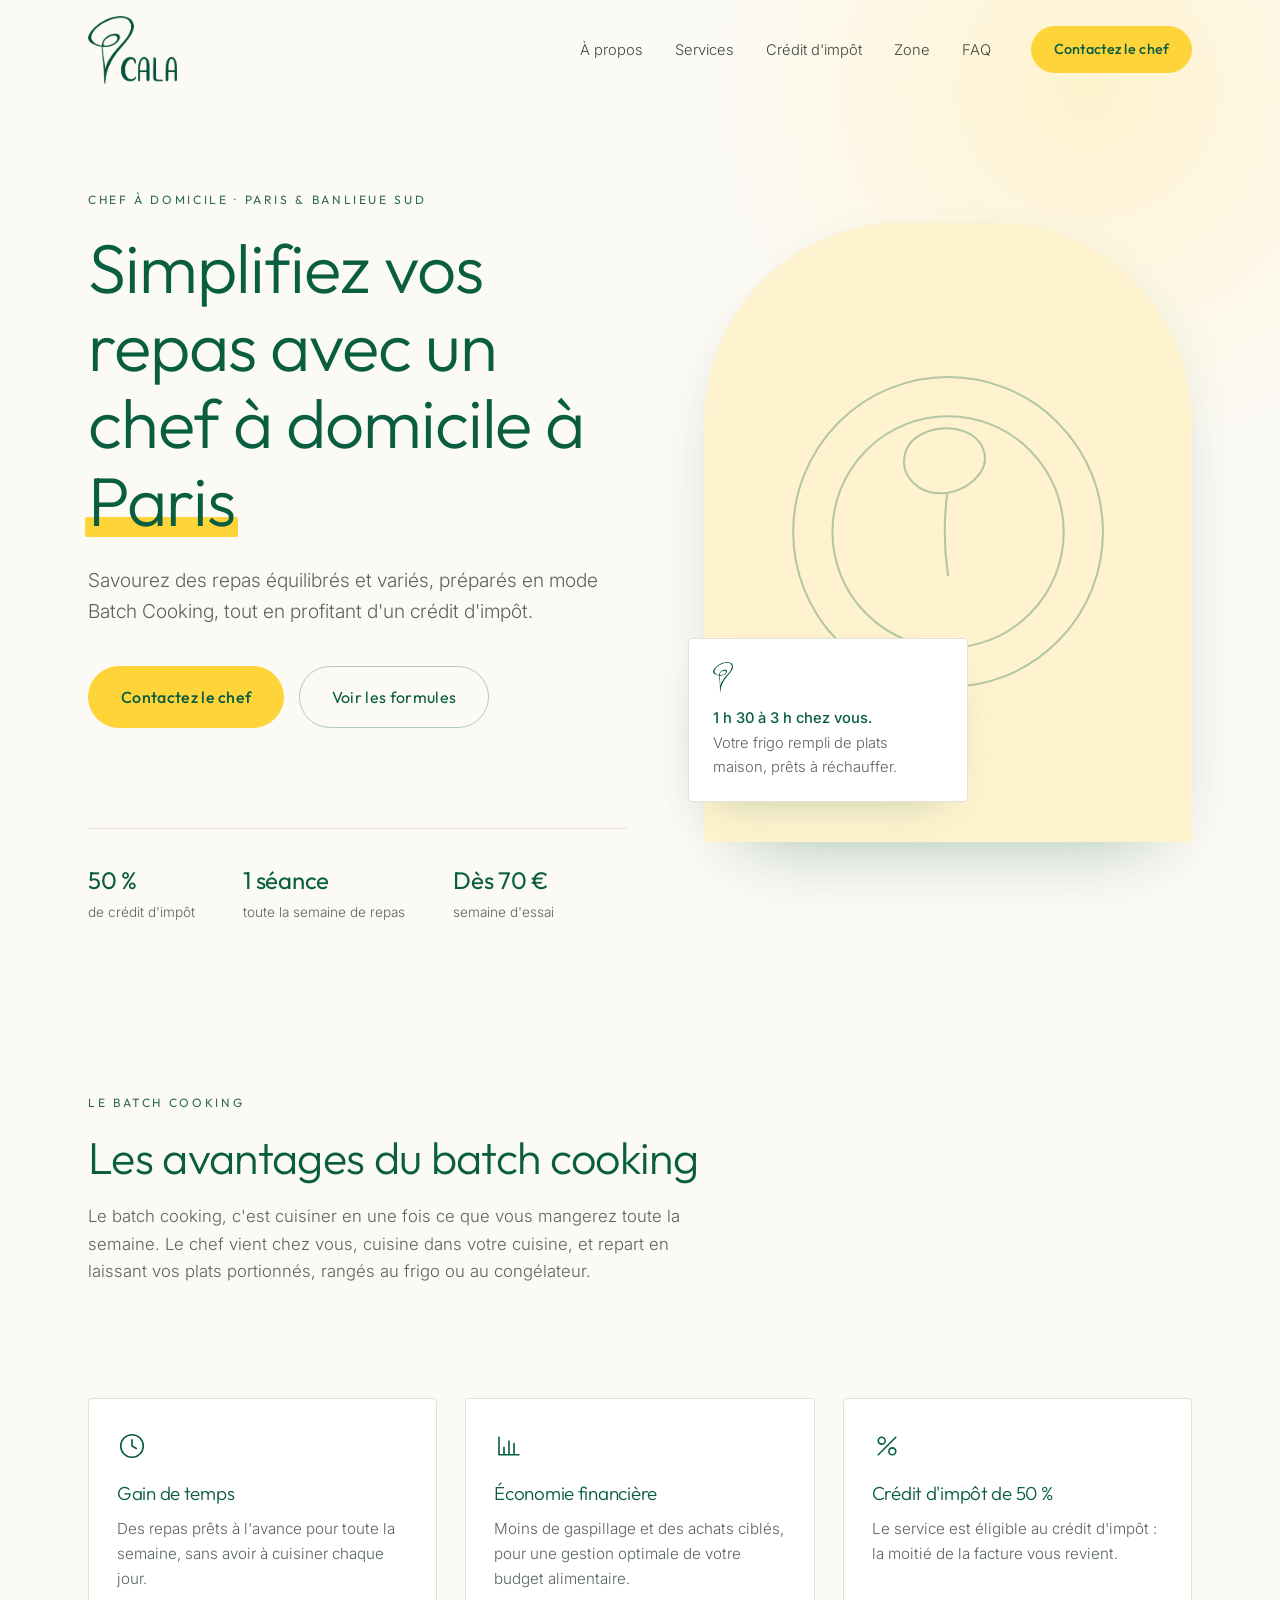
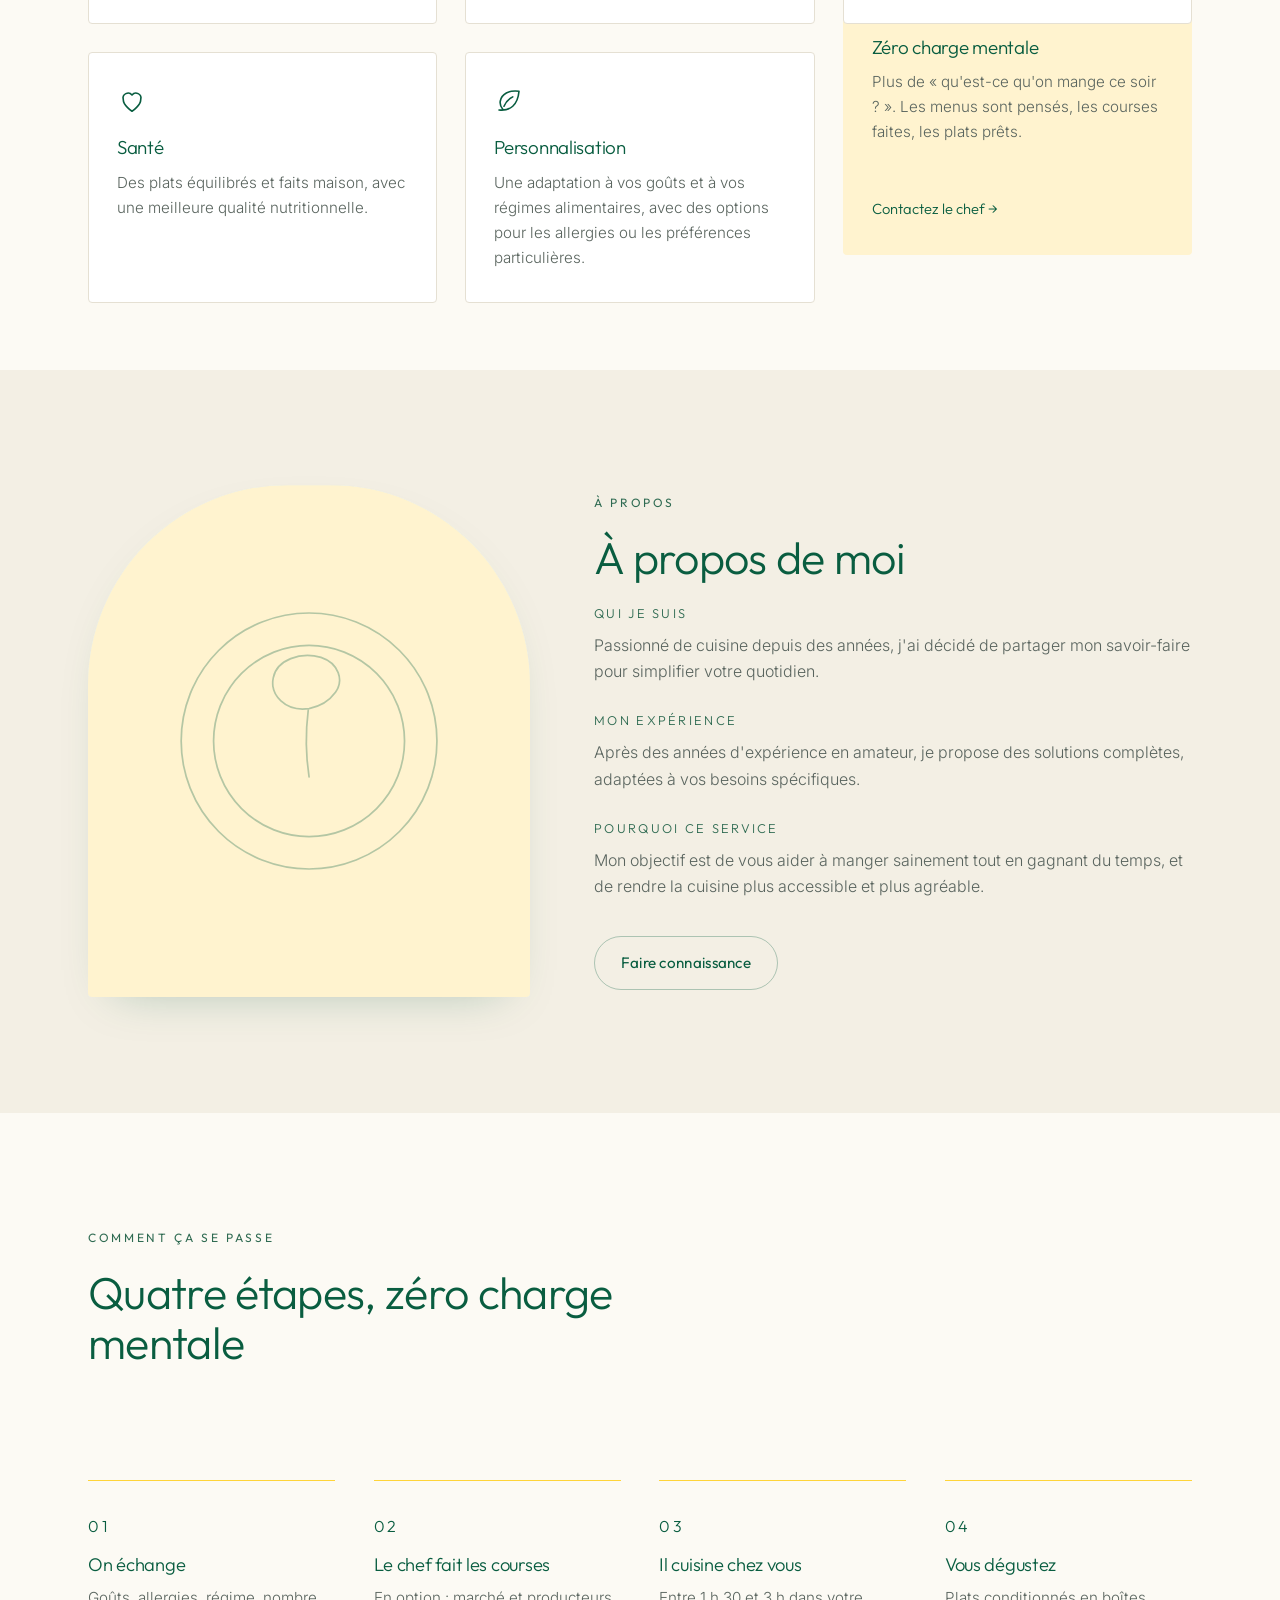
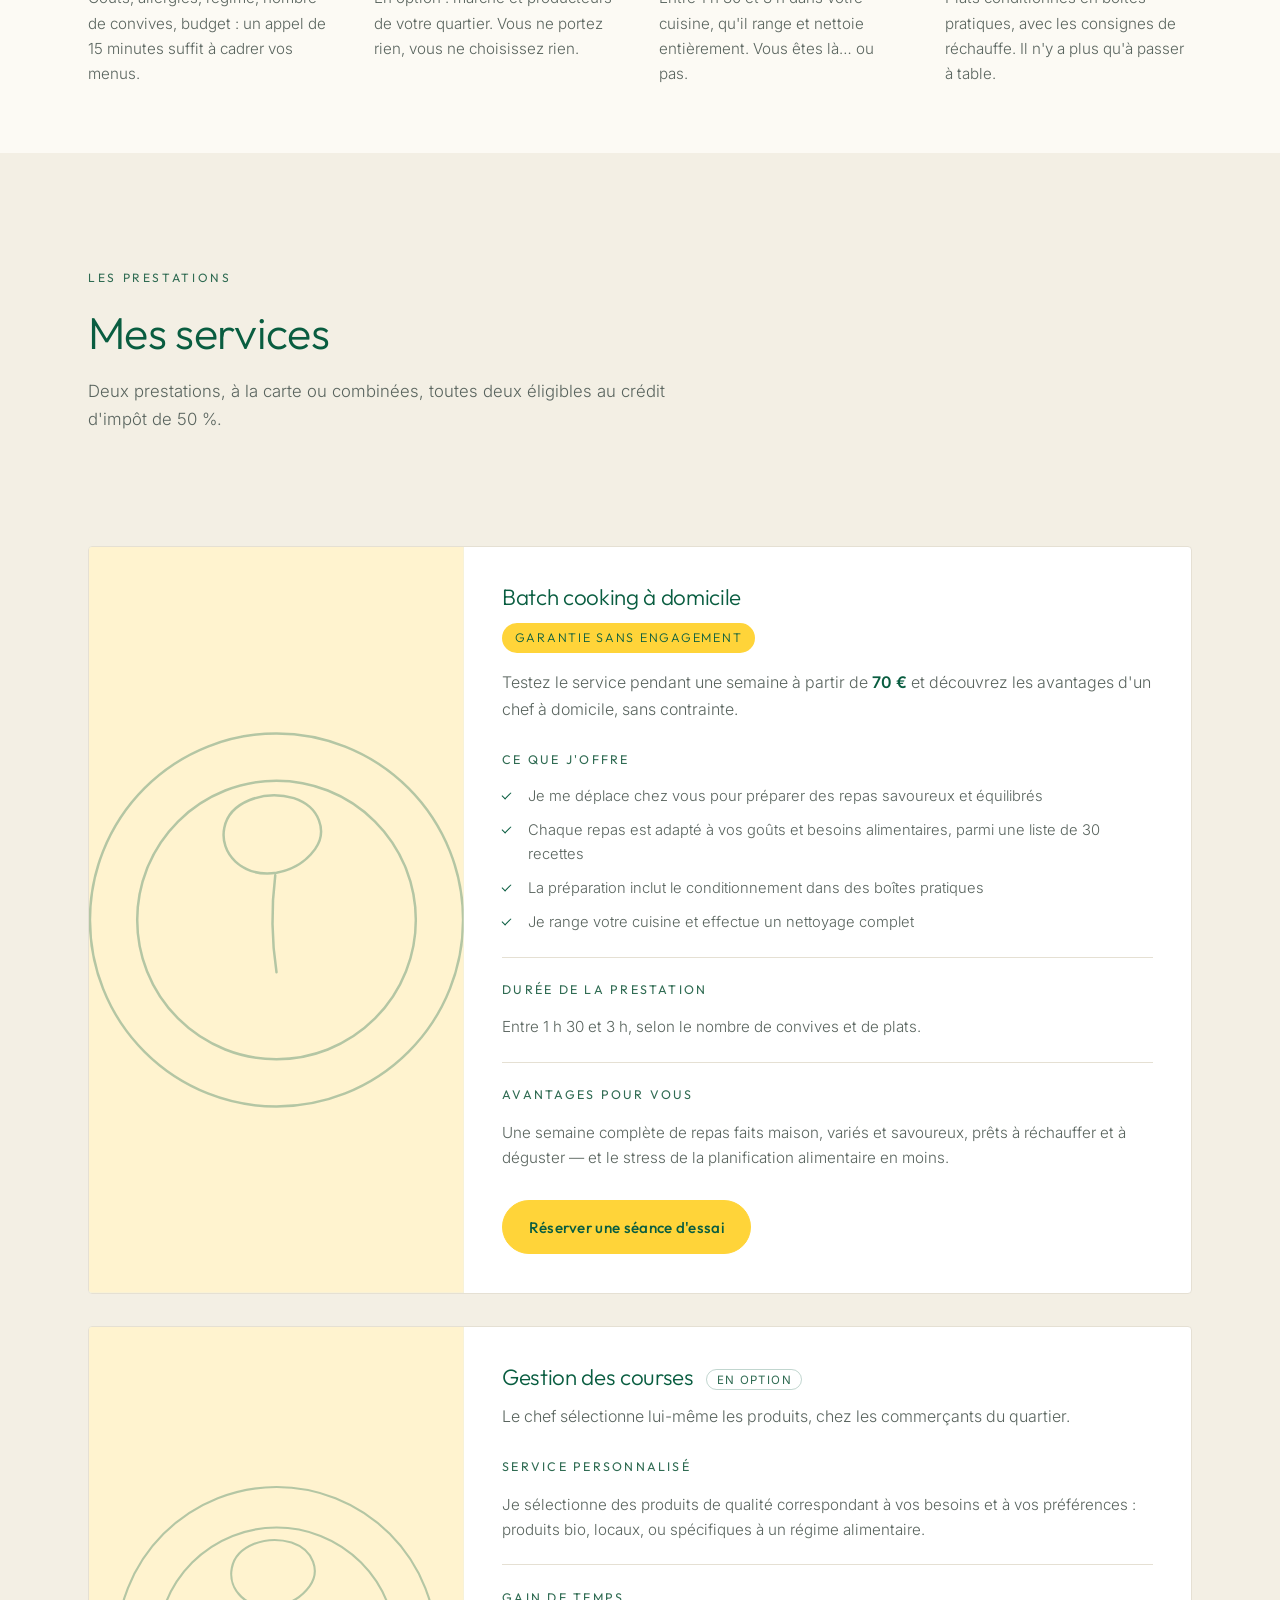
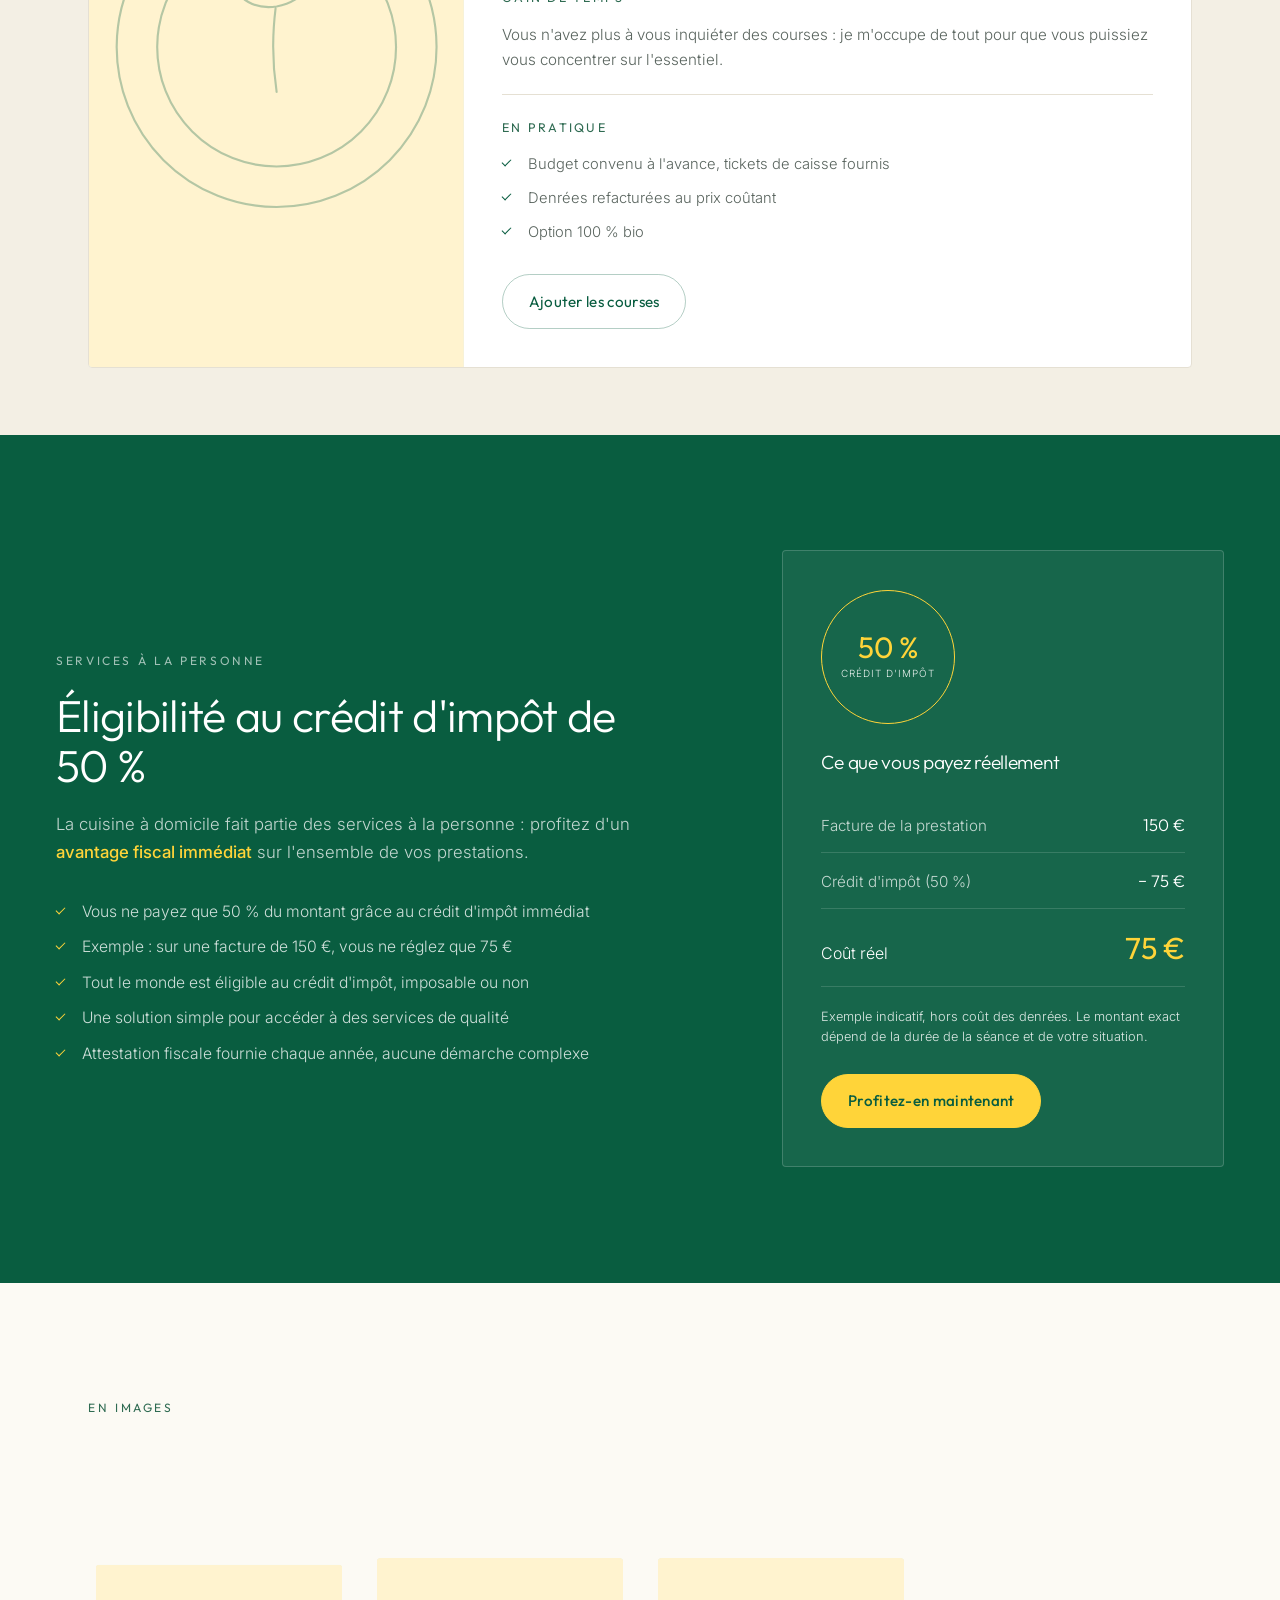
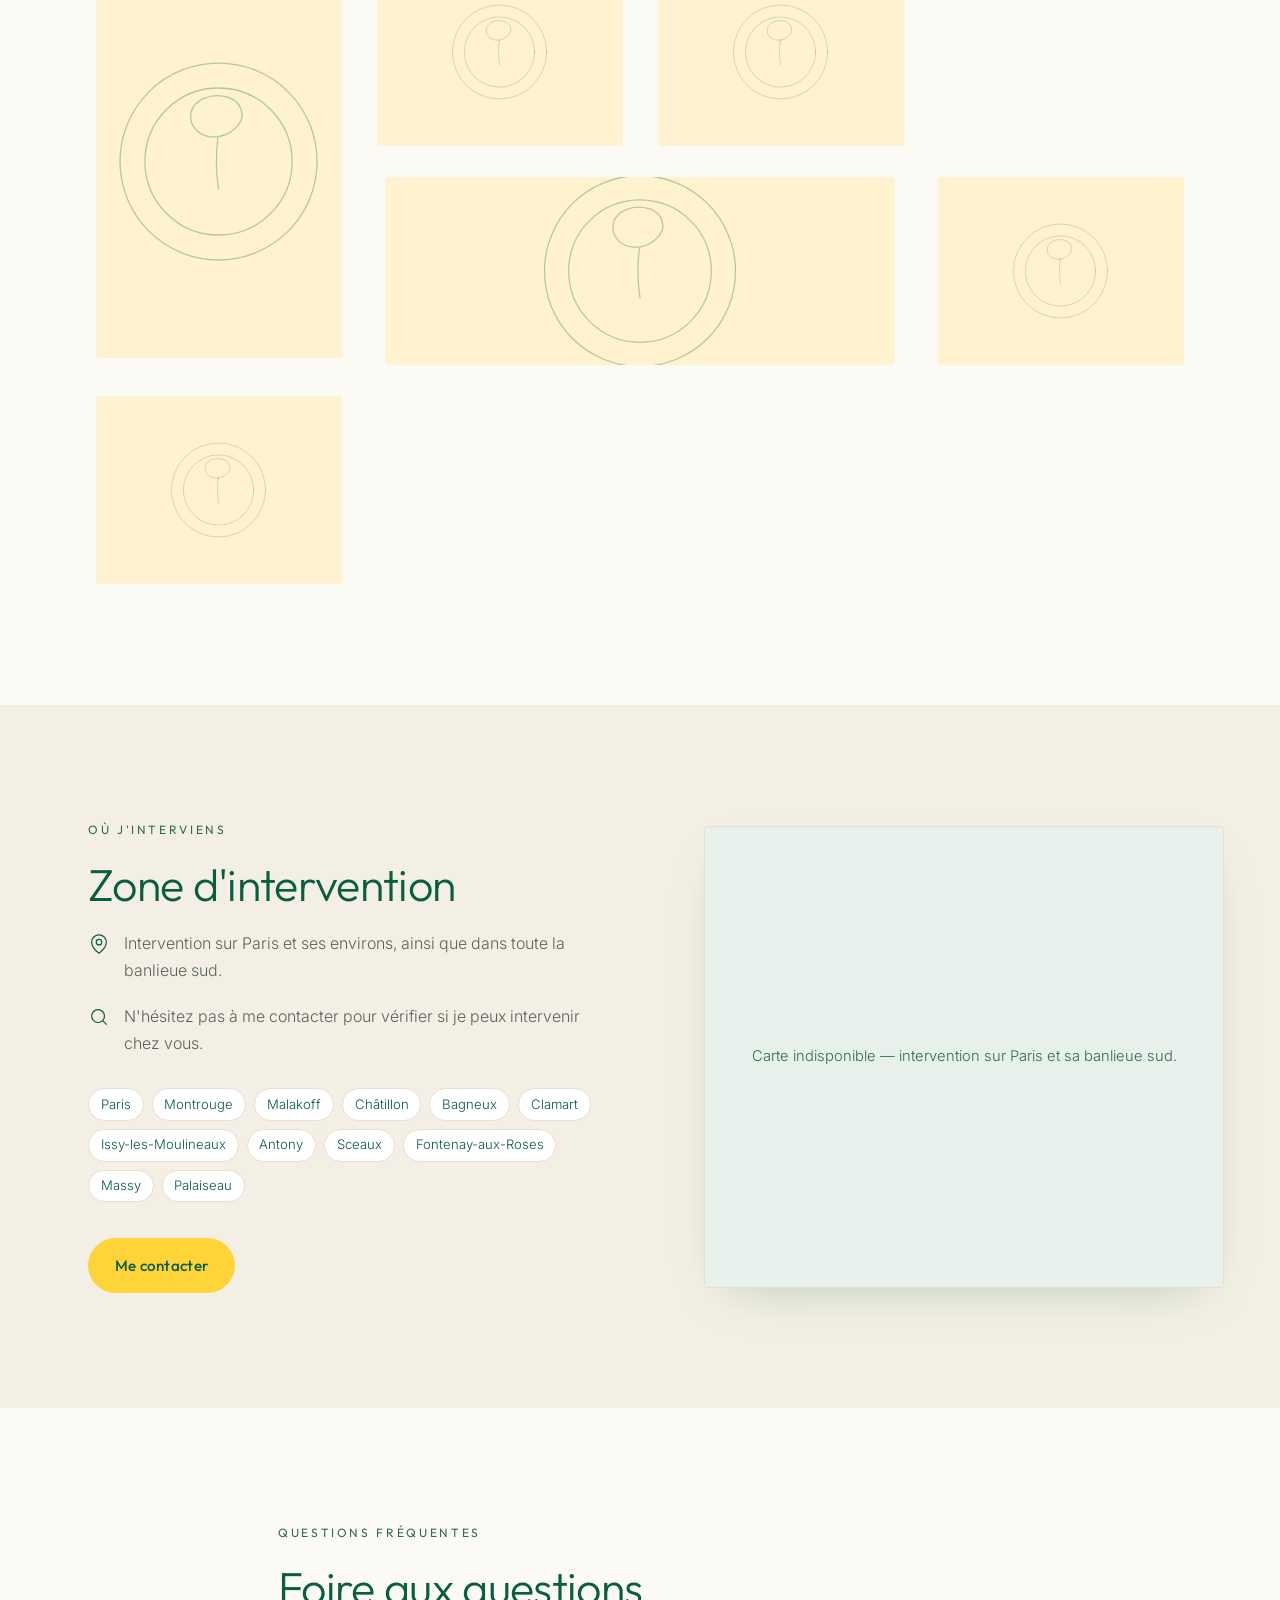
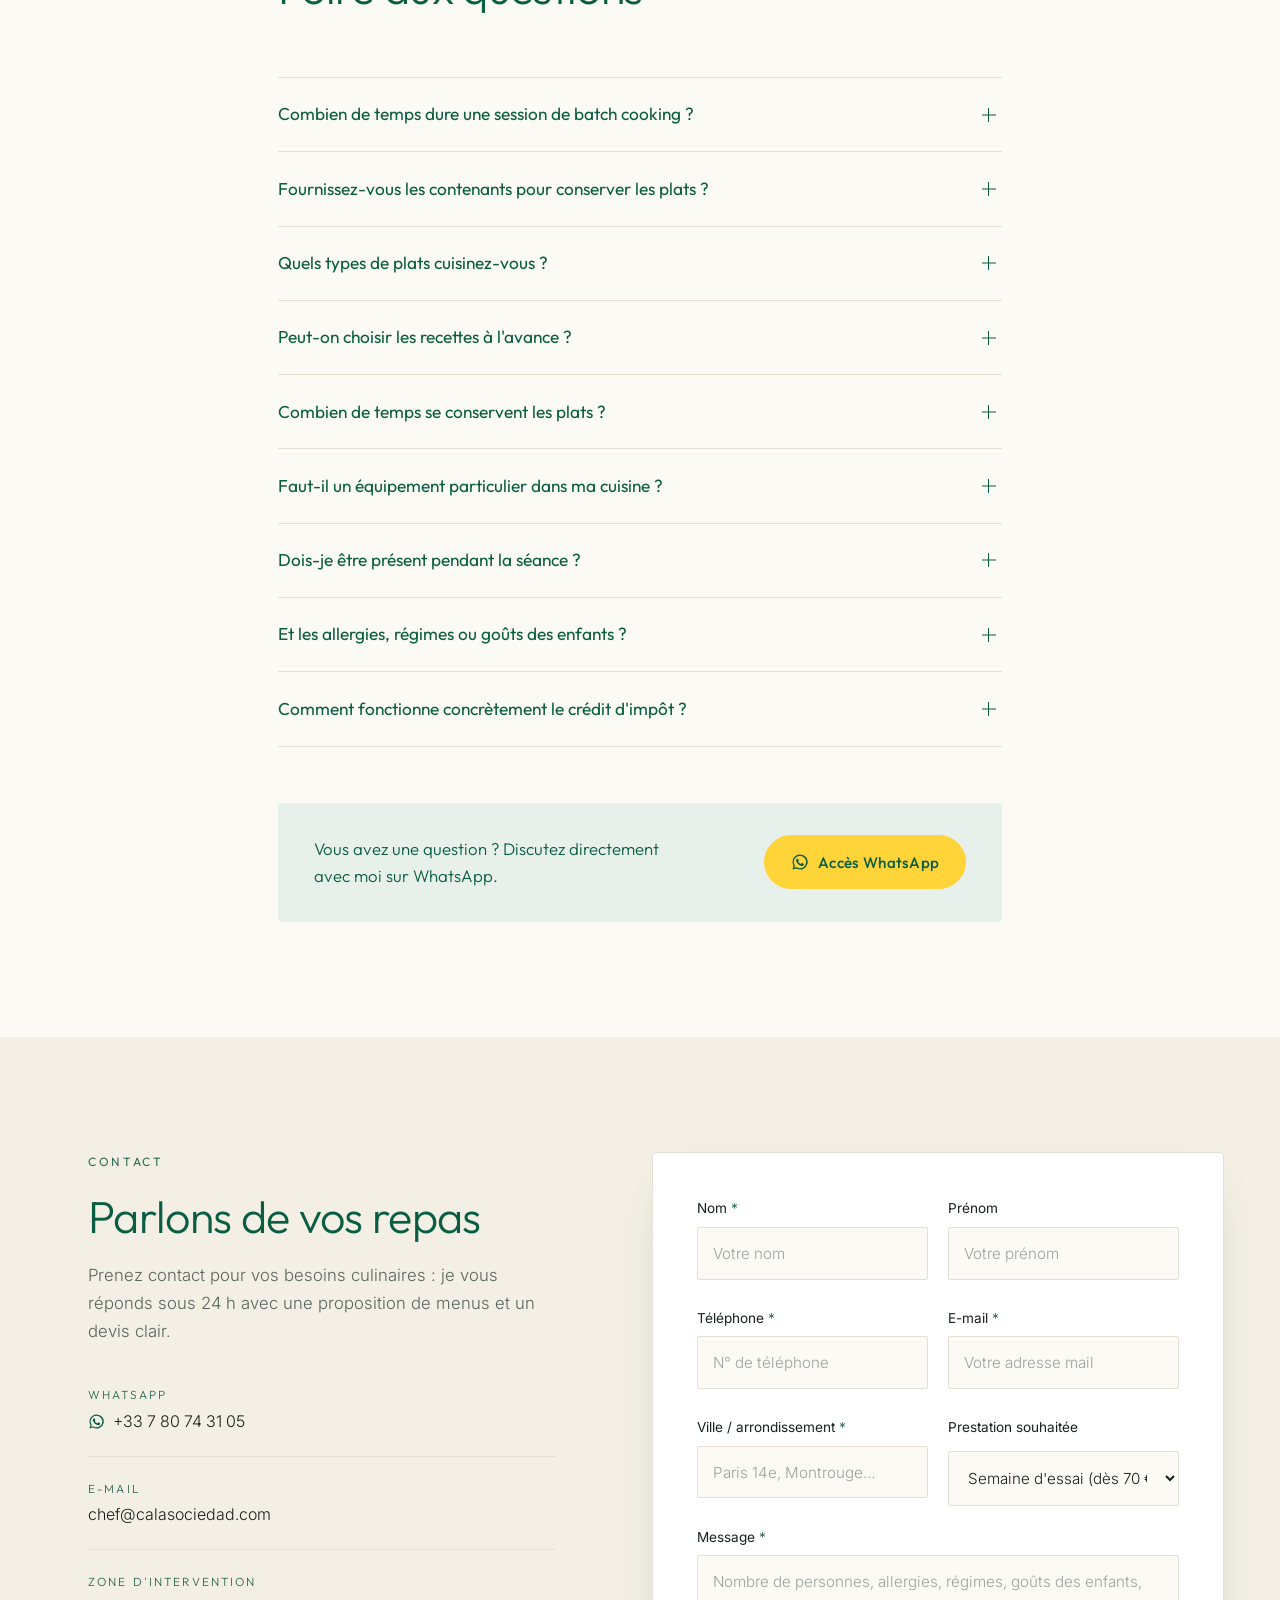
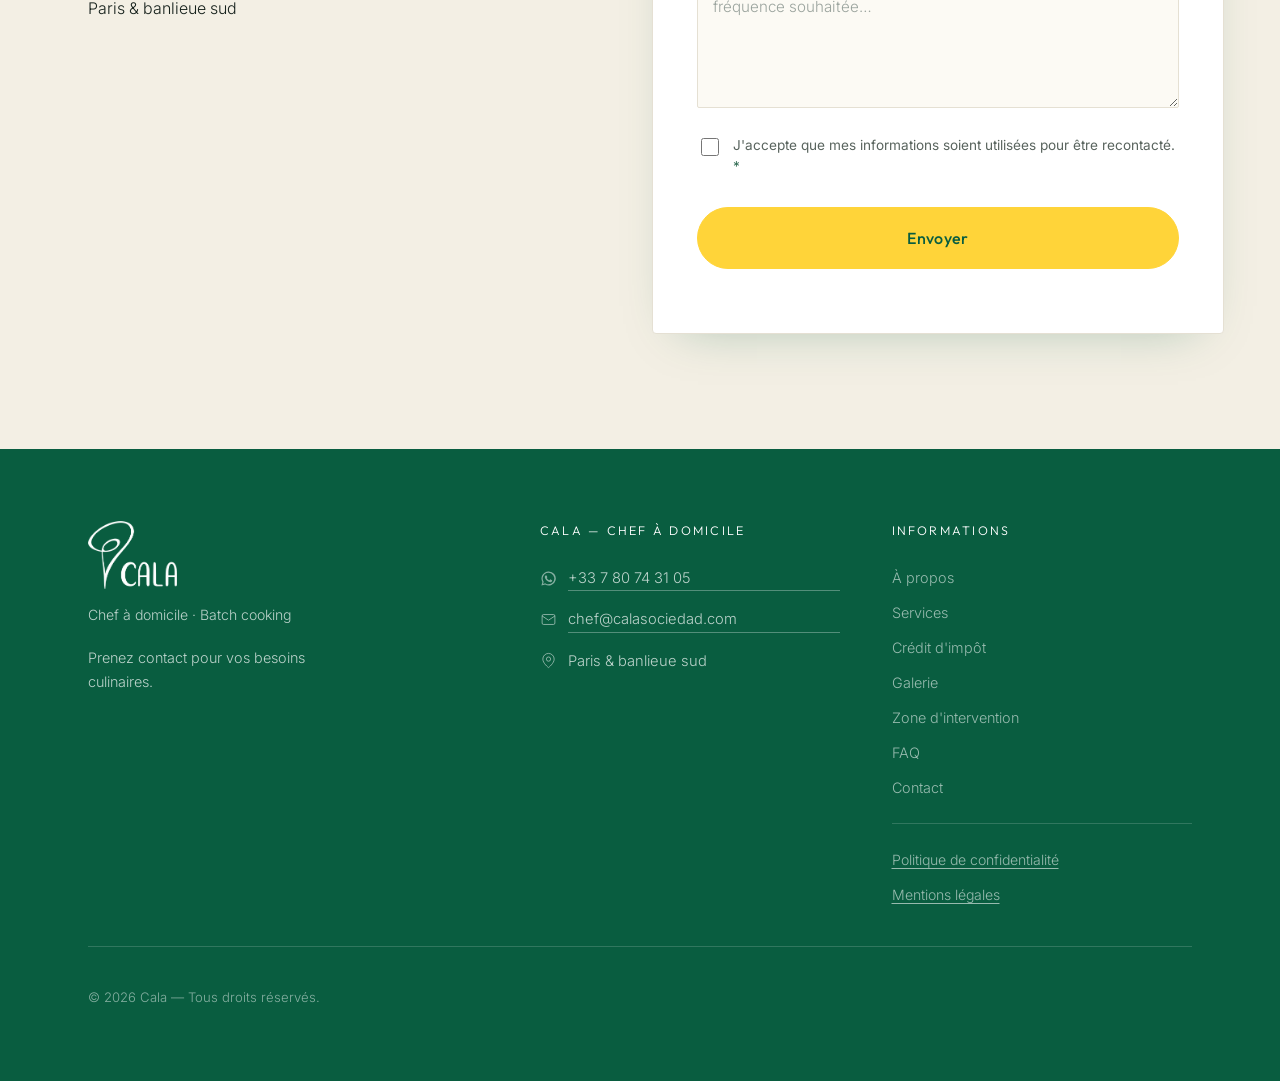
<file: index.html>
<!DOCTYPE html>
<html lang="fr">
<head>
<meta charset="utf-8">
<meta name="viewport" content="width=device-width, initial-scale=1">
<title>Cala — Chef à domicile & batch cooking à Paris et en banlieue sud</title>
<meta name="description" content="Chef à domicile spécialisé en batch cooking à Paris et en banlieue sud. Une semaine de repas sains et variés préparés chez vous, avec 50 % de crédit d'impôt. Semaine d'essai sans engagement.">
<meta name="theme-color" content="#095D40">
<link rel="icon" href="assets/img/favicon-64.png" type="image/png" sizes="64x64">
<link rel="apple-touch-icon" href="assets/img/apple-touch-icon.png">
<meta property="og:type" content="website">
<meta property="og:title" content="Cala — Chef à domicile & batch cooking à Paris">
<meta property="og:description" content="Des repas équilibrés et variés préparés chez vous, en une seule séance. Crédit d'impôt de 50 %.">
<meta property="og:locale" content="fr_FR">
<link rel="preconnect" href="https://fonts.googleapis.com">
<link rel="preconnect" href="https://fonts.gstatic.com" crossorigin>
<link href="https://fonts.googleapis.com/css2?family=Outfit:wght@200;300;400;500;600&family=Inter:wght@300;400;500;600&display=swap" rel="stylesheet">
<link rel="stylesheet" href="assets/css/styles.css">
<noscript>
  <!-- Les apparitions sont pilotées en JS : sans lui, tout doit rester visible. -->
  <style>
    .reveal, .media-reveal { opacity: 1 !important; transform: none !important; clip-path: none !important; }
    .media-reveal img { transform: none !important; }
    .img-wrap img { opacity: 1 !important; }
    .img-wrap::after { display: none !important; }
    .u-accent::after { transform: scaleX(1) !important; }
  </style>
</noscript>
</head>
<body>

<a class="skip-link" href="#main">Aller au contenu principal</a>

<svg class="sprite" aria-hidden="true" focusable="false" width="0" height="0">
  <symbol id="icon-whatsapp" viewBox="0 0 24 24">
    <path d="M12 2a10 10 0 0 0-8.6 15L2 22l5.2-1.4A10 10 0 1 0 12 2zm0 18.2a8.2 8.2 0 0 1-4.2-1.2l-.3-.2-3.1.8.8-3-.2-.3A8.2 8.2 0 1 1 12 20.2zm4.6-6.1c-.2-.1-1.5-.700-1.7-.8-.2-.1-.4-.1-.6.1s-.6.8-.8 1c-.1.2-.3.2-.5.1a6.7 6.7 0 0 1-3.3-2.9c-.2-.4.2-.4.6-1.2.1-.2 0-.4 0-.5s-.6-1.4-.8-1.9c-.2-.5-.4-.4-.6-.4h-.5a1 1 0 0 0-.7.3c-.3.3-.9.9-.9 2.1s.9 2.5 1.1 2.7c.1.2 1.8 2.8 4.4 3.9 1.6.7 2.2.7 3 .6.5 0 1.5-.6 1.7-1.2.2-.6.2-1.1.2-1.2-.1-.1-.3-.2-.5-.3z"/>
  </symbol>
</svg>

<header class="site-header" id="header">
  <div class="container site-header__inner">
    <a class="brand" href="#hero" aria-label="Cala, accueil">
      <img class="brand__logo" src="assets/img/logo.png" alt="Cala" width="219" height="168" data-no-fallback>
    </a>

    <nav class="nav" id="nav" aria-label="Navigation principale">
      <ul class="nav__list">
        <li><a href="#a-propos">À propos</a></li>
        <li><a href="#services">Services</a></li>
        <li><a href="#credit-impot">Crédit d'impôt</a></li>
        <li><a href="#zone">Zone</a></li>
        <li><a href="#faq">FAQ</a></li>
      </ul>
      <a class="btn btn--primary nav__cta" href="#contact">Contactez le chef</a>
    </nav>

    <button class="burger" id="burger" aria-expanded="false" aria-controls="nav" aria-label="Ouvrir le menu">
      <span></span><span></span><span></span>
    </button>
  </div>
</header>

<main id="main">

  <!-- ============ HERO ============ -->
  <section class="hero" id="hero">
    <div class="container hero__inner">
      <div class="hero__content">
        <p class="eyebrow reveal">Chef à domicile · Paris &amp; banlieue sud</p>
        <h1 class="hero__title reveal" data-reveal="mask">
          Simplifiez vos repas avec un chef à domicile à <span class="u-accent" data-city>Paris</span>
        </h1>
        <p class="hero__slogan reveal">
          Savourez des repas équilibrés et variés, préparés en mode Batch&nbsp;Cooking,
          tout en profitant d'un crédit d'impôt.
        </p>
        <div class="hero__actions reveal">
          <a class="btn btn--primary btn--lg" href="#contact">Contactez le chef</a>
          <a class="btn btn--ghost btn--lg" href="#services">Voir les formules</a>
        </div>
        <ul class="hero__proof reveal" data-reveal="rise">
          <li><strong data-count="50" data-count-suffix="&nbsp;%">50&nbsp;%</strong><span>de crédit d'impôt</span></li>
          <li><strong>1 séance</strong><span>toute la semaine de repas</span></li>
          <li><strong data-count="70" data-count-prefix="Dès&nbsp;" data-count-suffix="&nbsp;€">Dès&nbsp;70&nbsp;€</strong><span>semaine d'essai</span></li>
        </ul>
      </div>

      <div class="hero__visual reveal">
        <figure class="hero__photo img-wrap media-reveal">
          <img src="https://images.unsplash.com/photo-1546069901-ba9599a7e63c?auto=format&fit=crop&w=900&q=80"
               alt="Bol repas équilibré préparé par un chef à domicile" width="900" height="1100" fetchpriority="high">
        </figure>
        <div class="hero__card">
          <img class="hero__card-mark" src="assets/img/mark.png" alt="" width="65" height="96" data-no-fallback>
          <p><strong>1 h 30 à 3 h chez vous.</strong> Votre frigo rempli de plats maison, prêts à réchauffer.</p>
        </div>
      </div>
    </div>
  </section>

  <!-- ============ AVANTAGES ============ -->
  <section class="section" id="avantages">
    <div class="container">
      <header class="section__head reveal">
        <p class="eyebrow">Le batch cooking</p>
        <h2 class="section__title reveal" data-reveal="mask">Les avantages du batch cooking</h2>
        <p class="section__lead">
          Le batch cooking, c'est cuisiner en une fois ce que vous mangerez toute la semaine.
          Le chef vient chez vous, cuisine dans votre cuisine, et repart en laissant vos plats
          portionnés, rangés au frigo ou au congélateur.
        </p>
      </header>

      <ul class="cards cards--3">
        <li class="card reveal" data-reveal="rise">
          <span class="card__icon" aria-hidden="true">
            <svg viewBox="0 0 24 24" fill="none" stroke="currentColor" stroke-width="1.3" stroke-linecap="round" stroke-linejoin="round">
              <circle cx="12" cy="12" r="9"/><path d="M12 7v5l3.5 2"/>
            </svg>
          </span>
          <h3>Gain de temps</h3>
          <p>Des repas prêts à l'avance pour toute la semaine, sans avoir à cuisiner chaque jour.</p>
        </li>
        <li class="card reveal" data-reveal="rise">
          <span class="card__icon" aria-hidden="true">
            <svg viewBox="0 0 24 24" fill="none" stroke="currentColor" stroke-width="1.3" stroke-linecap="round" stroke-linejoin="round">
              <path d="M4 19V5m0 14h16M8 19v-6m4 6V8m4 11v-9"/>
            </svg>
          </span>
          <h3>Économie financière</h3>
          <p>Moins de gaspillage et des achats ciblés, pour une gestion optimale de votre budget alimentaire.</p>
        </li>
        <li class="card reveal" data-reveal="rise">
          <span class="card__icon" aria-hidden="true">
            <svg viewBox="0 0 24 24" fill="none" stroke="currentColor" stroke-width="1.3" stroke-linecap="round" stroke-linejoin="round">
              <path d="M19 5 5 19"/><circle cx="7.75" cy="7.75" r="2.75"/><circle cx="16.25" cy="16.25" r="2.75"/>
            </svg>
          </span>
          <h3>Crédit d'impôt de 50 %</h3>
          <p>Le service est éligible au crédit d'impôt : la moitié de la facture vous revient.</p>
        </li>
        <li class="card reveal" data-reveal="rise">
          <span class="card__icon" aria-hidden="true">
            <svg viewBox="0 0 24 24" fill="none" stroke="currentColor" stroke-width="1.3" stroke-linecap="round" stroke-linejoin="round">
              <path d="M12 21s-7-4.6-7-9.5A4 4 0 0 1 12 8a4 4 0 0 1 7 3.5C19 16.4 12 21 12 21z"/>
            </svg>
          </span>
          <h3>Santé</h3>
          <p>Des plats équilibrés et faits maison, avec une meilleure qualité nutritionnelle.</p>
        </li>
        <li class="card reveal" data-reveal="rise">
          <span class="card__icon" aria-hidden="true">
            <svg viewBox="0 0 24 24" fill="none" stroke="currentColor" stroke-width="1.3" stroke-linecap="round" stroke-linejoin="round">
              <path d="M4 20c9 1 15-4 16-15-8-1-14 2-15 8-.4 2.6.6 4.7 2 6.4M8 17c1.5-3.4 4-6 7-7.5"/>
            </svg>
          </span>
          <h3>Personnalisation</h3>
          <p>Une adaptation à vos goûts et à vos régimes alimentaires, avec des options pour les allergies ou les préférences particulières.</p>
        </li>
        <li class="card card--quiet reveal">
          <h3>Zéro charge mentale</h3>
          <p>Plus de « qu'est-ce qu'on mange ce soir ? ». Les menus sont pensés, les courses faites, les plats prêts.</p>
          <a class="card__link" href="#contact">Contactez le chef</a>
        </li>
      </ul>
    </div>
  </section>

  <!-- ============ À PROPOS ============ -->
  <section class="section section--alt" id="a-propos">
    <div class="container about">
      <figure class="about__photo img-wrap media-reveal">
        <img src="https://images.unsplash.com/photo-1577219491135-ce391730fb2c?auto=format&fit=crop&w=900&q=80"
             alt="Le chef en cuisine, entouré de légumes frais" loading="lazy" width="900" height="1100">
      </figure>

      <div class="about__content reveal">
        <p class="eyebrow">À propos</p>
        <h2 class="section__title reveal" data-reveal="mask">À propos de moi</h2>

        <dl class="about__list">
          <div>
            <dt>Qui je suis</dt>
            <dd>Passionné de cuisine depuis des années, j'ai décidé de partager mon savoir-faire pour simplifier votre quotidien.</dd>
          </div>
          <div>
            <dt>Mon expérience</dt>
            <dd>Après des années d'expérience en amateur, je propose des solutions complètes, adaptées à vos besoins spécifiques.</dd>
          </div>
          <div>
            <dt>Pourquoi ce service</dt>
            <dd>Mon objectif est de vous aider à manger sainement tout en gagnant du temps, et de rendre la cuisine plus accessible et plus agréable.</dd>
          </div>
        </dl>

        <a class="btn btn--ghost" href="#contact">Faire connaissance</a>
      </div>
    </div>
  </section>

  <!-- ============ ÉTAPES ============ -->
  <section class="section" id="deroulement">
    <div class="container">
      <header class="section__head reveal">
        <p class="eyebrow">Comment ça se passe</p>
        <h2 class="section__title reveal" data-reveal="mask">Quatre étapes, zéro charge mentale</h2>
      </header>

      <ol class="steps">
        <li class="step reveal" data-reveal="rise">
          <span class="step__num">01</span>
          <h3>On échange</h3>
          <p>Goûts, allergies, régime, nombre de convives, budget : un appel de 15 minutes suffit à cadrer vos menus.</p>
        </li>
        <li class="step reveal" data-reveal="rise">
          <span class="step__num">02</span>
          <h3>Le chef fait les courses</h3>
          <p>En option : marché et producteurs de votre quartier. Vous ne portez rien, vous ne choisissez rien.</p>
        </li>
        <li class="step reveal" data-reveal="rise">
          <span class="step__num">03</span>
          <h3>Il cuisine chez vous</h3>
          <p>Entre 1 h 30 et 3 h dans votre cuisine, qu'il range et nettoie entièrement. Vous êtes là… ou pas.</p>
        </li>
        <li class="step reveal" data-reveal="rise">
          <span class="step__num">04</span>
          <h3>Vous dégustez</h3>
          <p>Plats conditionnés en boîtes pratiques, avec les consignes de réchauffe. Il n'y a plus qu'à passer à table.</p>
        </li>
      </ol>
    </div>
  </section>

  <!-- ============ SERVICES ============ -->
  <section class="section section--alt" id="services">
    <div class="container">
      <header class="section__head reveal">
        <p class="eyebrow">Les prestations</p>
        <h2 class="section__title reveal" data-reveal="mask">Mes services</h2>
        <p class="section__lead">Deux prestations, à la carte ou combinées, toutes deux éligibles au crédit d'impôt de 50 %.</p>
      </header>

      <div class="services">

        <article class="service reveal" data-reveal="rise">
          <div class="service__media img-wrap media-reveal">
            <img src="https://images.unsplash.com/photo-1495521821757-a1efb6729352?auto=format&fit=crop&w=800&q=80"
                 alt="Plats maison portionnés en bocaux, prêts pour la semaine" loading="lazy" width="800" height="600">
          </div>
          <div class="service__body">
            <h3>Batch cooking à domicile</h3>
            <p class="service__badge">Garantie sans engagement</p>
            <p class="service__intro">
              Testez le service pendant une semaine à partir de <strong>70 €</strong> et découvrez
              les avantages d'un chef à domicile, sans contrainte.
            </p>

            <div class="service__group">
              <h4>Ce que j'offre</h4>
              <ul class="ticks">
                <li>Je me déplace chez vous pour préparer des repas savoureux et équilibrés</li>
                <li>Chaque repas est adapté à vos goûts et besoins alimentaires, parmi une liste de 30 recettes</li>
                <li>La préparation inclut le conditionnement dans des boîtes pratiques</li>
                <li>Je range votre cuisine et effectue un nettoyage complet</li>
              </ul>
            </div>

            <div class="service__group">
              <h4>Durée de la prestation</h4>
              <p>Entre 1 h 30 et 3 h, selon le nombre de convives et de plats.</p>
            </div>

            <div class="service__group">
              <h4>Avantages pour vous</h4>
              <p>
                Une semaine complète de repas faits maison, variés et savoureux, prêts à réchauffer
                et à déguster — et le stress de la planification alimentaire en moins.
              </p>
            </div>

            <a class="btn btn--primary" href="#contact">Réserver une séance d'essai</a>
          </div>
        </article>

        <article class="service reveal" data-reveal="rise">
          <div class="service__media img-wrap media-reveal">
            <img src="https://images.unsplash.com/photo-1542838132-92c53300491e?auto=format&fit=crop&w=800&q=80"
                 alt="Étal de légumes frais de saison au marché" loading="lazy" width="800" height="600">
          </div>
          <div class="service__body">
            <h3>Gestion des courses <span class="service__option">en option</span></h3>
            <p class="service__intro">Le chef sélectionne lui-même les produits, chez les commerçants du quartier.</p>

            <div class="service__group">
              <h4>Service personnalisé</h4>
              <p>
                Je sélectionne des produits de qualité correspondant à vos besoins et à vos préférences :
                produits bio, locaux, ou spécifiques à un régime alimentaire.
              </p>
            </div>

            <div class="service__group">
              <h4>Gain de temps</h4>
              <p>
                Vous n'avez plus à vous inquiéter des courses : je m'occupe de tout pour que vous
                puissiez vous concentrer sur l'essentiel.
              </p>
            </div>

            <div class="service__group">
              <h4>En pratique</h4>
              <ul class="ticks">
                <li>Budget convenu à l'avance, tickets de caisse fournis</li>
                <li>Denrées refacturées au prix coûtant</li>
                <li>Option 100 % bio</li>
              </ul>
            </div>

            <a class="btn btn--ghost" href="#contact">Ajouter les courses</a>
          </div>
        </article>

      </div>
    </div>
  </section>

  <!-- ============ CRÉDIT D'IMPÔT ============ -->
  <section class="section section--dark" id="credit-impot">
    <div class="container credit">
      <div class="credit__content reveal" data-reveal="left">
        <p class="eyebrow eyebrow--light">Services à la personne</p>
        <h2 class="section__title reveal" data-reveal="mask">Éligibilité au crédit d'impôt de 50 %</h2>
        <p class="section__lead">
          La cuisine à domicile fait partie des services à la personne : profitez d'un
          <strong>avantage fiscal immédiat</strong> sur l'ensemble de vos prestations.
        </p>
        <ul class="ticks ticks--light">
          <li>Vous ne payez que 50 % du montant grâce au crédit d'impôt immédiat</li>
          <li>Exemple : sur une facture de 150 €, vous ne réglez que 75 €</li>
          <li>Tout le monde est éligible au crédit d'impôt, imposable ou non</li>
          <li>Une solution simple pour accéder à des services de qualité</li>
          <li>Attestation fiscale fournie chaque année, aucune démarche complexe</li>
        </ul>
      </div>

      <aside class="credit__calc reveal" data-reveal="right" aria-label="Exemple de calcul">
        <span class="badge-50" aria-hidden="true"><strong>50 %</strong><span>crédit d'impôt</span></span>
        <h3>Ce que vous payez réellement</h3>
        <dl class="calc">
          <div><dt>Facture de la prestation</dt><dd>150 €</dd></div>
          <div><dt>Crédit d'impôt (50 %)</dt><dd>− 75 €</dd></div>
          <div class="calc__total"><dt>Coût réel</dt><dd data-count="75" data-count-suffix="&nbsp;€">75&nbsp;€</dd></div>
        </dl>
        <p class="calc__note">
          Exemple indicatif, hors coût des denrées. Le montant exact dépend de la durée
          de la séance et de votre situation.
        </p>
        <a class="btn btn--light" href="#contact">Profitez-en maintenant</a>
      </aside>
    </div>
  </section>

  <!-- ============ GALERIE ============ -->
  <section class="section" id="galerie">
    <div class="container">
      <header class="section__head reveal">
        <p class="eyebrow">En images</p>
        <h2 class="section__title reveal" data-reveal="mask">Ce qui vous attend dans le frigo</h2>
      </header>

      <div class="gallery" id="gallery">
        <figure class="gallery__item gallery__item--tall reveal img-wrap" data-reveal="scale">
          <img src="https://images.unsplash.com/photo-1512621776951-a57141f2eefd?auto=format&fit=crop&w=800&q=80" alt="Salade de saison colorée en bol" loading="lazy">
        </figure>
        <figure class="gallery__item reveal img-wrap" data-reveal="scale">
          <img src="https://images.unsplash.com/photo-1467003909585-2f8a72700288?auto=format&fit=crop&w=800&q=80" alt="Pavé de saumon rôti et légumes verts" loading="lazy">
        </figure>
        <figure class="gallery__item reveal img-wrap" data-reveal="scale">
          <img src="https://images.unsplash.com/photo-1498837167922-ddd27525d352?auto=format&fit=crop&w=800&q=80" alt="Repas préparés à l'avance en boîtes hermétiques" loading="lazy">
        </figure>
        <figure class="gallery__item gallery__item--wide reveal img-wrap" data-reveal="scale">
          <img src="https://images.unsplash.com/photo-1466637574441-749b8f19452f?auto=format&fit=crop&w=1000&q=80" alt="Légumes frais en cours de préparation" loading="lazy">
        </figure>
        <figure class="gallery__item reveal img-wrap" data-reveal="scale">
          <img src="https://images.unsplash.com/photo-1547592180-85f173990554?auto=format&fit=crop&w=800&q=80" alt="Soupe de légumes maison" loading="lazy">
        </figure>
        <figure class="gallery__item reveal img-wrap" data-reveal="scale">
          <img src="https://images.unsplash.com/photo-1540189549336-e6e99c3679fe?auto=format&fit=crop&w=800&q=80" alt="Assiette équilibrée de légumes et céréales" loading="lazy">
        </figure>
      </div>
    </div>
  </section>

  <!-- ============ ZONE D'INTERVENTION ============ -->
  <section class="section section--alt" id="zone">
    <div class="container zone">
      <div class="zone__content reveal">
        <p class="eyebrow">Où j'interviens</p>
        <h2 class="section__title reveal" data-reveal="mask">Zone d'intervention</h2>

        <ul class="zone__points">
          <li>
            <span class="zone__icon" aria-hidden="true">
              <svg viewBox="0 0 24 24" fill="none" stroke="currentColor" stroke-width="1.3" stroke-linecap="round" stroke-linejoin="round">
                <path d="M20 10c0 6-8 12-8 12s-8-6-8-12a8 8 0 0 1 16 0z"/><circle cx="12" cy="10" r="3"/>
              </svg>
            </span>
            <p>Intervention sur <span data-city>Paris</span> et ses environs, ainsi que dans toute la banlieue sud.</p>
          </li>
          <li>
            <span class="zone__icon" aria-hidden="true">
              <svg viewBox="0 0 24 24" fill="none" stroke="currentColor" stroke-width="1.3" stroke-linecap="round" stroke-linejoin="round">
                <circle cx="11" cy="11" r="7"/><path d="m20 20-3.5-3.5"/>
              </svg>
            </span>
            <p>N'hésitez pas à me contacter pour vérifier si je peux intervenir chez vous.</p>
          </li>
        </ul>

        <ul class="zone__cities">
          <li>Paris</li><li>Montrouge</li><li>Malakoff</li><li>Châtillon</li><li>Bagneux</li>
          <li>Clamart</li><li>Issy-les-Moulineaux</li><li>Antony</li><li>Sceaux</li><li>Fontenay-aux-Roses</li>
          <li>Massy</li><li>Palaiseau</li>
        </ul>

        <a class="btn btn--primary" href="#contact">Me contacter</a>
      </div>

      <div class="zone__map reveal" data-reveal="right">
        <p class="zone__map-fallback">Carte indisponible — intervention sur Paris et sa banlieue sud.</p>
        <iframe
          title="Carte de la zone d'intervention"
          src="https://www.google.com/maps?q=48.8000,2.3400&z=11&hl=fr&output=embed"
          loading="lazy" referrerpolicy="no-referrer-when-downgrade"></iframe>
      </div>
    </div>
  </section>

  <!-- ============ FAQ ============ -->
  <section class="section" id="faq">
    <div class="container container--narrow">
      <header class="section__head reveal">
        <p class="eyebrow">Questions fréquentes</p>
        <h2 class="section__title reveal" data-reveal="mask">Foire aux questions</h2>
      </header>

      <div class="faq">
        <details class="faq__item reveal">
          <summary>Combien de temps dure une session de batch cooking ?</summary>
          <div class="faq__body"><p>La durée moyenne est de 1 h 30 à 3 h, selon vos besoins : le nombre de convives, de plats et de repas à préparer.</p></div>
        </details>
        <details class="faq__item reveal">
          <summary>Fournissez-vous les contenants pour conserver les plats ?</summary>
          <div class="faq__body"><p>Oui, les contenants sont fournis pour garantir une conservation optimale de vos plats. Si vous préférez utiliser les vôtres, c'est également possible.</p></div>
        </details>
        <details class="faq__item reveal">
          <summary>Quels types de plats cuisinez-vous ?</summary>
          <div class="faq__body"><p>Je m'adapte à vos préférences : cuisine traditionnelle, végétarienne, exotique… Les menus sont construits parmi une liste de 30 recettes, renouvelées régulièrement.</p></div>
        </details>
        <details class="faq__item reveal">
          <summary>Peut-on choisir les recettes à l'avance ?</summary>
          <div class="faq__body"><p>Oui, je travaille avec vous pour établir un menu qui correspond à vos attentes, avant chaque séance.</p></div>
        </details>
        <details class="faq__item reveal">
          <summary>Combien de temps se conservent les plats ?</summary>
          <div class="faq__body"><p>De 3 à 5 jours au réfrigérateur selon les préparations, et jusqu'à 3 mois au congélateur. Chaque contenant est étiqueté avec la date et le mode de réchauffe.</p></div>
        </details>
        <details class="faq__item reveal">
          <summary>Faut-il un équipement particulier dans ma cuisine ?</summary>
          <div class="faq__body"><p>Non. Une plaque, un four et un plan de travail suffisent. J'apporte mes couteaux et mon petit matériel.</p></div>
        </details>
        <details class="faq__item reveal">
          <summary>Dois-je être présent pendant la séance ?</summary>
          <div class="faq__body"><p>Ce n'est pas nécessaire. Beaucoup de familles laissent les clés ou un accès. Vous retrouvez simplement votre cuisine propre et vos plats prêts.</p></div>
        </details>
        <details class="faq__item reveal">
          <summary>Et les allergies, régimes ou goûts des enfants ?</summary>
          <div class="faq__body"><p>Tout est pris en compte lors du premier échange : allergies, intolérances, régime végétarien, sans porc, sans lactose, aliments détestés… y compris pour les plus jeunes.</p></div>
        </details>
        <details class="faq__item reveal">
          <summary>Comment fonctionne concrètement le crédit d'impôt ?</summary>
          <div class="faq__body"><p>Les heures de cuisine et de courses à domicile ouvrent droit à 50 % de crédit d'impôt. Une attestation fiscale annuelle vous est remise, ou l'avance immédiate déduit directement la moitié du montant lors du paiement.</p></div>
        </details>
      </div>

      <aside class="whatsapp reveal">
        <p class="whatsapp__text">Vous avez une question ? Discutez directement avec moi sur WhatsApp.</p>
        <a class="btn btn--primary" href="https://wa.me/33780743105" target="_blank" rel="noopener">
          <svg class="btn__icon" viewBox="0 0 24 24" fill="currentColor" aria-hidden="true"><use href="#icon-whatsapp"/></svg>
          Accès WhatsApp
        </a>
      </aside>
    </div>
  </section>

  <!-- ============ CONTACT ============ -->
  <section class="section section--alt" id="contact">
    <div class="container contact">
      <div class="contact__intro reveal">
        <p class="eyebrow">Contact</p>
        <h2 class="section__title reveal" data-reveal="mask">Parlons de vos repas</h2>
        <p class="section__lead">
          Prenez contact pour vos besoins culinaires : je vous réponds sous 24 h avec une
          proposition de menus et un devis clair.
        </p>

        <ul class="contact__info">
          <li>
            <span class="contact__label">WhatsApp</span>
            <a class="contact__wa" href="https://wa.me/33780743105" target="_blank" rel="noopener">
              <svg class="contact__wa-icon" viewBox="0 0 24 24" fill="currentColor" aria-hidden="true"><use href="#icon-whatsapp"/></svg>
              +33 7 80 74 31 05
            </a>
          </li>
          <li>
            <span class="contact__label">E-mail</span>
            <a href="mailto:chef@calasociedad.com">chef@calasociedad.com</a>
          </li>
          <li>
            <span class="contact__label">Zone d'intervention</span>
            <span>Paris &amp; banlieue sud</span>
          </li>
        </ul>
      </div>

      <form class="form reveal" id="contact-form" data-reveal="right" novalidate>
        <div class="form__row">
          <div class="field">
            <label for="nom">Nom <span aria-hidden="true">*</span></label>
            <input type="text" id="nom" name="nom" autocomplete="family-name" placeholder="Votre nom" required>
            <p class="field__error" data-error-for="nom"></p>
          </div>
          <div class="field">
            <label for="prenom">Prénom</label>
            <input type="text" id="prenom" name="prenom" autocomplete="given-name" placeholder="Votre prénom">
            <p class="field__error" data-error-for="prenom"></p>
          </div>
        </div>

        <div class="form__row">
          <div class="field">
            <label for="tel">Téléphone <span aria-hidden="true">*</span></label>
            <input type="tel" id="tel" name="tel" autocomplete="tel" placeholder="N° de téléphone" required>
            <p class="field__error" data-error-for="tel"></p>
          </div>
          <div class="field">
            <label for="email">E-mail <span aria-hidden="true">*</span></label>
            <input type="email" id="email" name="email" autocomplete="email" placeholder="Votre adresse mail" required>
            <p class="field__error" data-error-for="email"></p>
          </div>
        </div>

        <div class="form__row">
          <div class="field">
            <label for="ville">Ville / arrondissement <span aria-hidden="true">*</span></label>
            <input type="text" id="ville" name="ville" placeholder="Paris 14e, Montrouge…" required>
            <p class="field__error" data-error-for="ville"></p>
          </div>
          <div class="field">
            <label for="prestation">Prestation souhaitée</label>
            <select id="prestation" name="prestation">
              <option>Semaine d'essai (dès 70 €)</option>
              <option>Batch cooking hebdomadaire</option>
              <option>Batch cooking + courses</option>
              <option>Je ne sais pas encore</option>
            </select>
          </div>
        </div>

        <div class="field">
          <label for="message">Message <span aria-hidden="true">*</span></label>
          <textarea id="message" name="message" rows="5" required
                    placeholder="Nombre de personnes, allergies, régimes, goûts des enfants, fréquence souhaitée…"></textarea>
          <p class="field__error" data-error-for="message"></p>
        </div>

        <div class="field field--check">
          <input type="checkbox" id="consent" name="consent" required>
          <label for="consent">J'accepte que mes informations soient utilisées pour être recontacté. <span aria-hidden="true">*</span></label>
          <p class="field__error" data-error-for="consent"></p>
        </div>

        <button type="submit" class="btn btn--primary btn--lg btn--block">Envoyer</button>
        <p class="form__status" id="form-status" role="status" aria-live="polite"></p>
      </form>
    </div>
  </section>
</main>

<footer class="site-footer">
  <div class="container site-footer__inner">

    <div class="site-footer__cols">
      <div class="site-footer__col">
        <div class="site-footer__brand">
          <img class="site-footer__logo" src="assets/img/logo.png" alt="Cala" width="219" height="168" data-no-fallback>
          <p class="site-footer__tag">Chef à domicile · Batch cooking</p>
        </div>
        <p class="site-footer__text">Prenez contact pour vos besoins culinaires.</p>
      </div>

      <div class="site-footer__col">
        <p class="site-footer__heading">Cala — chef à domicile</p>
        <ul class="site-footer__contact">
          <li>
            <svg viewBox="0 0 24 24" fill="currentColor" aria-hidden="true"><use href="#icon-whatsapp"/></svg>
            <a href="https://wa.me/33780743105" target="_blank" rel="noopener">+33 7 80 74 31 05</a>
          </li>
          <li>
            <svg viewBox="0 0 24 24" fill="none" stroke="currentColor" stroke-width="1.4" aria-hidden="true"><rect x="3" y="5" width="18" height="14" rx="2"/><path d="m3 7 9 6 9-6"/></svg>
            <a href="mailto:chef@calasociedad.com">chef@calasociedad.com</a>
          </li>
          <li>
            <svg viewBox="0 0 24 24" fill="none" stroke="currentColor" stroke-width="1.4" aria-hidden="true"><path d="M20 10c0 6-8 12-8 12s-8-6-8-12a8 8 0 0 1 16 0z"/><circle cx="12" cy="10" r="3"/></svg>
            <span>Paris &amp; banlieue sud</span>
          </li>
        </ul>
      </div>

      <div class="site-footer__col">
        <p class="site-footer__heading">Informations</p>
        <nav class="site-footer__nav" aria-label="Navigation de pied de page">
          <a href="#a-propos">À propos</a>
          <a href="#services">Services</a>
          <a href="#credit-impot">Crédit d'impôt</a>
          <a href="#galerie">Galerie</a>
          <a href="#zone">Zone d'intervention</a>
          <a href="#faq">FAQ</a>
          <a href="#contact">Contact</a>
        </nav>
        <nav class="site-footer__legal-nav" aria-label="Informations légales">
          <a href="politique-de-confidentialite.html">Politique de confidentialité</a>
          <a href="mentions-legales.html">Mentions légales</a>
        </nav>
      </div>
    </div>

    <p class="site-footer__legal">© <span id="year">2026</span> Cala — Tous droits réservés.</p>
  </div>
</footer>

<!-- Lightbox galerie -->
<div class="lightbox" id="lightbox" role="dialog" aria-modal="true" aria-label="Photo agrandie" hidden>
  <button class="lightbox__close" id="lightbox-close" aria-label="Fermer">&times;</button>
  <img id="lightbox-img" alt="" data-no-fallback>
</div>

<a class="cta-float" href="#contact">Contactez le chef</a>

<script type="application/ld+json">
{
  "@context": "https://schema.org",
  "@type": "LocalBusiness",
  "name": "Cala — Chef à domicile",
  "description": "Chef à domicile spécialisé en batch cooking à Paris et en banlieue sud.",
  "areaServed": ["Paris", "Hauts-de-Seine", "Val-de-Marne", "Essonne"],
  "email": "chef@calasociedad.com",
  "telephone": "+33780743105",
  "priceRange": "€€",
  "address": { "@type": "PostalAddress", "addressLocality": "Paris", "addressCountry": "FR" }
}
</script>

<script src="assets/js/main.js" defer></script>
</body>
</html>
</file>
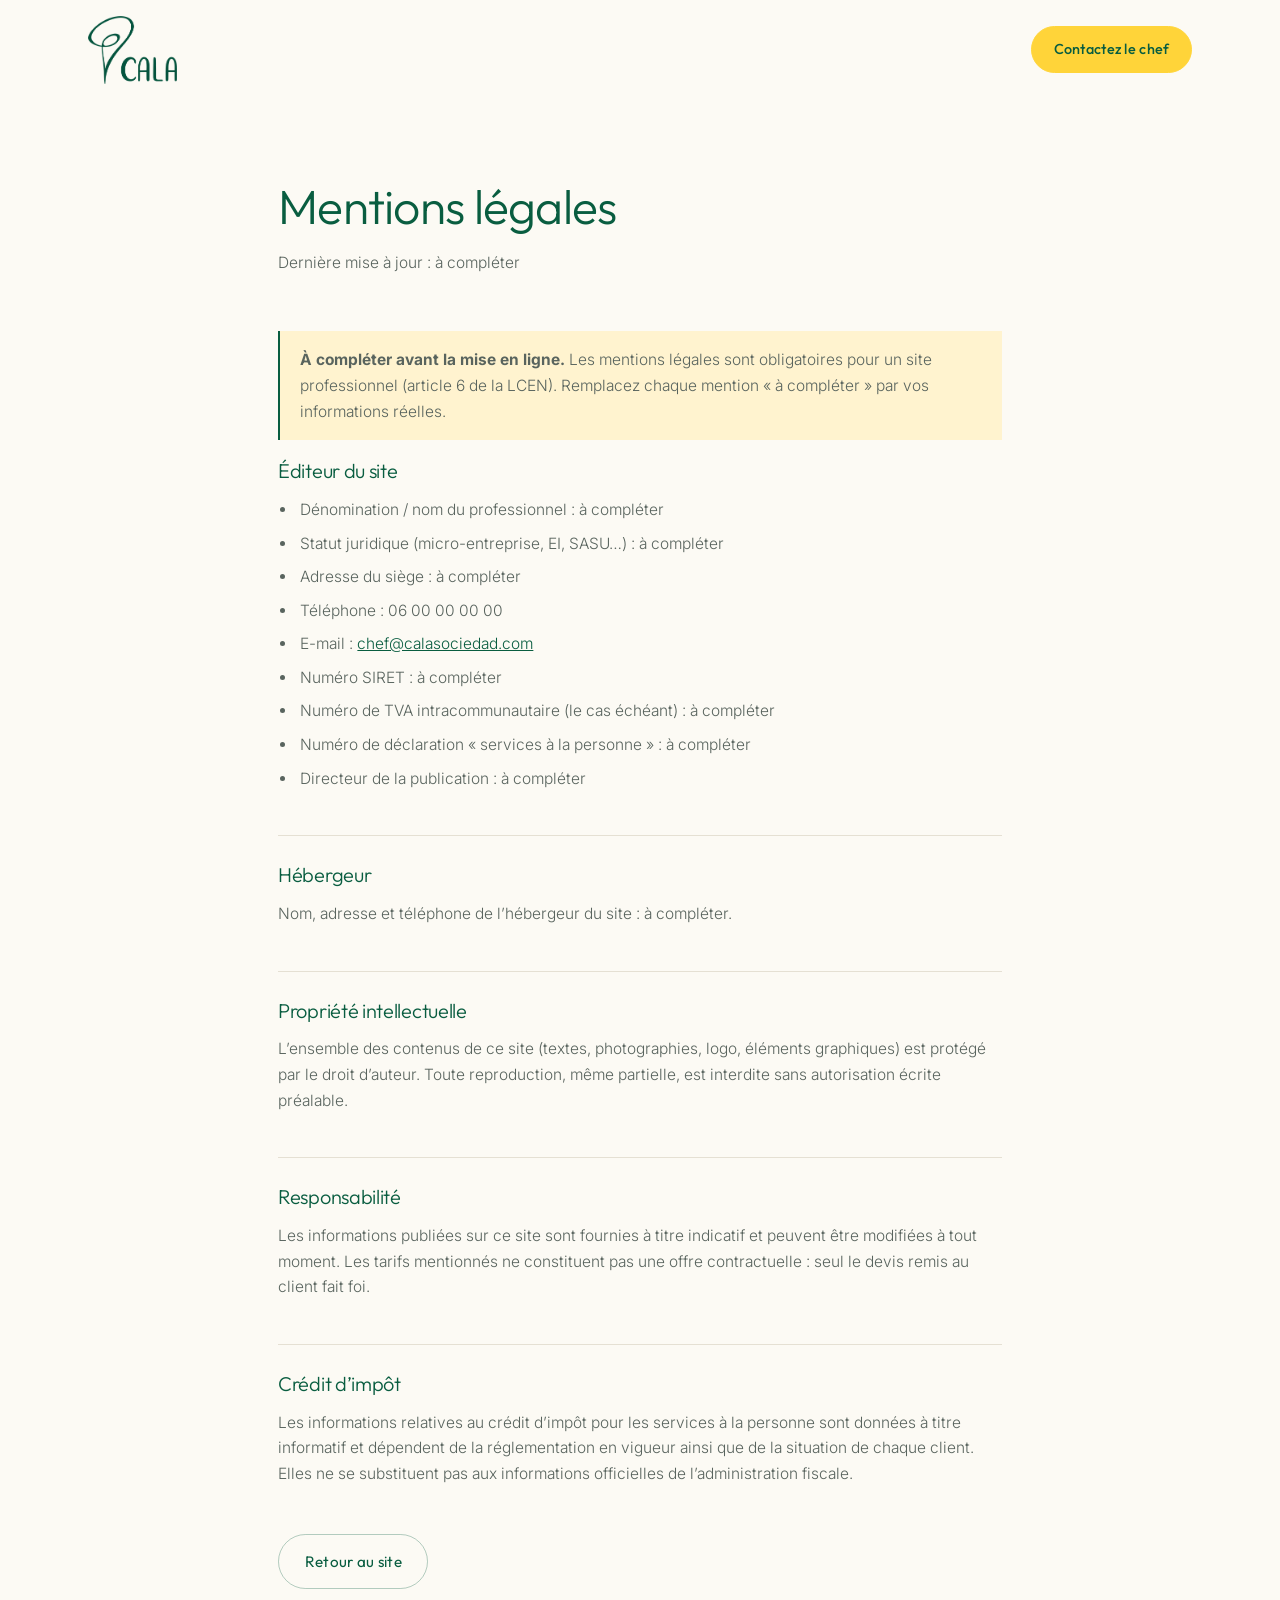
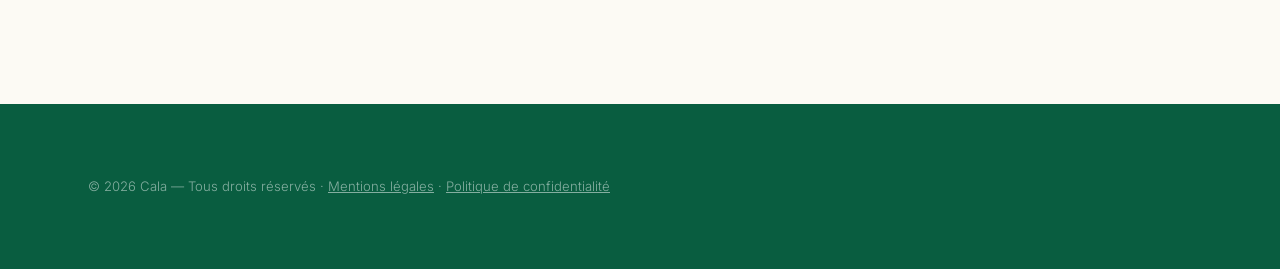
<file: mentions-legales.html>
<!DOCTYPE html>
<html lang="fr">
<head>
<meta charset="utf-8">
<meta name="viewport" content="width=device-width, initial-scale=1">
<title>Mentions légales — Cala</title>
<meta name="description" content="Mentions légales du site Cala, chef à domicile et batch cooking à Paris et en banlieue sud.">
<meta name="robots" content="noindex, follow">
<meta name="theme-color" content="#095D40">
<link rel="icon" href="assets/img/favicon-64.png" type="image/png" sizes="64x64">
<link rel="apple-touch-icon" href="assets/img/apple-touch-icon.png">
<link rel="preconnect" href="https://fonts.googleapis.com">
<link rel="preconnect" href="https://fonts.gstatic.com" crossorigin>
<link href="https://fonts.googleapis.com/css2?family=Outfit:wght@200;300;400;500;600&family=Inter:wght@300;400;500;600&display=swap" rel="stylesheet">
<link rel="stylesheet" href="assets/css/styles.css">
<link rel="stylesheet" href="assets/css/legal.css">
</head>
<body>

<a class="skip-link" href="#main">Aller au contenu principal</a>

<header class="site-header is-stuck" id="header">
  <div class="container site-header__inner">
    <a class="brand" href="index.html" aria-label="Cala, accueil">
      <img class="brand__logo" src="assets/img/logo.png" alt="Cala" width="219" height="168">
    </a>
    <a class="btn btn--primary nav__cta" href="index.html#contact">Contactez le chef</a>
  </div>
</header>

<main id="main">
  <article class="legal container container--narrow">
    <h1 class="legal__title">Mentions légales</h1>
    <p class="legal__updated">Dernière mise à jour : à compléter</p>
    <p class="todo"><strong>À compléter avant la mise en ligne.</strong> Les mentions légales sont
      obligatoires pour un site professionnel (article 6 de la LCEN). Remplacez chaque mention
      « à compléter » par vos informations réelles.</p>

    <h2>Éditeur du site</h2>
    <ul>
      <li>Dénomination / nom du professionnel : à compléter</li>
      <li>Statut juridique (micro-entreprise, EI, SASU…) : à compléter</li>
      <li>Adresse du siège : à compléter</li>
      <li>Téléphone : 06 00 00 00 00</li>
      <li>E-mail : <a href="mailto:chef@calasociedad.com">chef@calasociedad.com</a></li>
      <li>Numéro SIRET : à compléter</li>
      <li>Numéro de TVA intracommunautaire (le cas échéant) : à compléter</li>
      <li>Numéro de déclaration « services à la personne » : à compléter</li>
      <li>Directeur de la publication : à compléter</li>
    </ul>

    <h2>Hébergeur</h2>
    <p>Nom, adresse et téléphone de l’hébergeur du site : à compléter.</p>

    <h2>Propriété intellectuelle</h2>
    <p>L’ensemble des contenus de ce site (textes, photographies, logo, éléments graphiques)
      est protégé par le droit d’auteur. Toute reproduction, même partielle, est interdite
      sans autorisation écrite préalable.</p>

    <h2>Responsabilité</h2>
    <p>Les informations publiées sur ce site sont fournies à titre indicatif et peuvent être
      modifiées à tout moment. Les tarifs mentionnés ne constituent pas une offre contractuelle :
      seul le devis remis au client fait foi.</p>

    <h2>Crédit d’impôt</h2>
    <p>Les informations relatives au crédit d’impôt pour les services à la personne sont données
      à titre informatif et dépendent de la réglementation en vigueur ainsi que de la situation
      de chaque client. Elles ne se substituent pas aux informations officielles de
      l’administration fiscale.</p>
    <a class="btn btn--ghost legal__back" href="index.html">Retour au site</a>
  </article>
</main>

<footer class="site-footer">
  <div class="container site-footer__inner">
    <p class="site-footer__legal">© <span id="year">2026</span> Cala — Tous droits réservés ·
      <a href="mentions-legales.html">Mentions légales</a> ·
      <a href="politique-de-confidentialite.html">Politique de confidentialité</a>
    </p>
  </div>
</footer>

<script src="assets/js/main.js" defer></script>
</body>
</html>
</file>
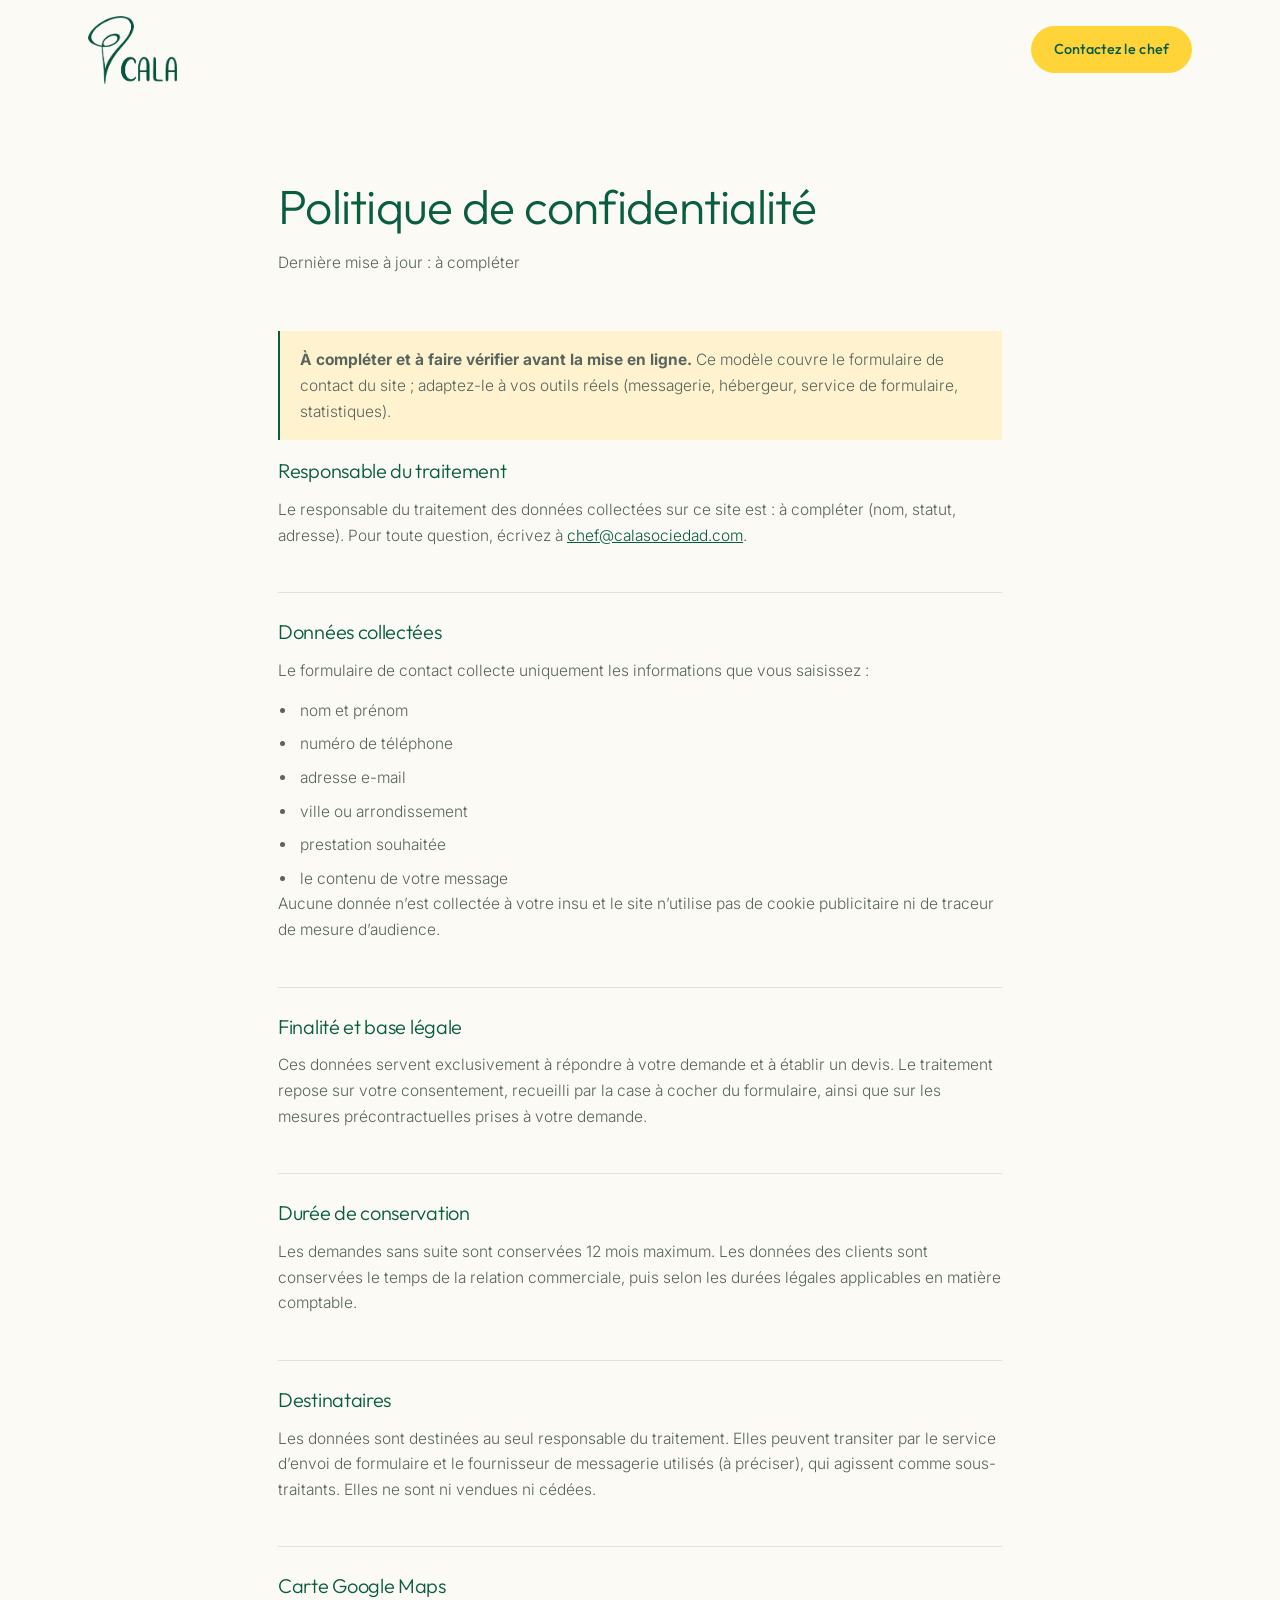
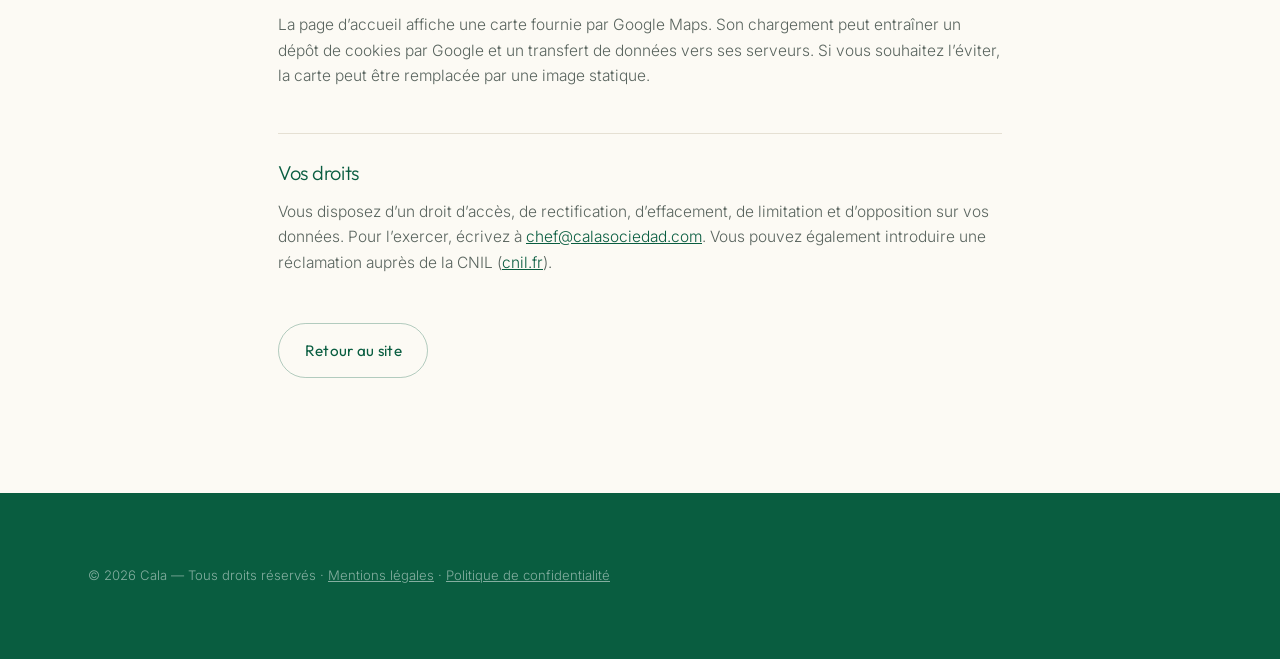
<file: politique-de-confidentialite.html>
<!DOCTYPE html>
<html lang="fr">
<head>
<meta charset="utf-8">
<meta name="viewport" content="width=device-width, initial-scale=1">
<title>Politique de confidentialité — Cala</title>
<meta name="description" content="Politique de confidentialité du site Cala, chef à domicile et batch cooking à Paris et en banlieue sud.">
<meta name="robots" content="noindex, follow">
<meta name="theme-color" content="#095D40">
<link rel="icon" href="assets/img/favicon-64.png" type="image/png" sizes="64x64">
<link rel="apple-touch-icon" href="assets/img/apple-touch-icon.png">
<link rel="preconnect" href="https://fonts.googleapis.com">
<link rel="preconnect" href="https://fonts.gstatic.com" crossorigin>
<link href="https://fonts.googleapis.com/css2?family=Outfit:wght@200;300;400;500;600&family=Inter:wght@300;400;500;600&display=swap" rel="stylesheet">
<link rel="stylesheet" href="assets/css/styles.css">
<link rel="stylesheet" href="assets/css/legal.css">
</head>
<body>

<a class="skip-link" href="#main">Aller au contenu principal</a>

<header class="site-header is-stuck" id="header">
  <div class="container site-header__inner">
    <a class="brand" href="index.html" aria-label="Cala, accueil">
      <img class="brand__logo" src="assets/img/logo.png" alt="Cala" width="219" height="168">
    </a>
    <a class="btn btn--primary nav__cta" href="index.html#contact">Contactez le chef</a>
  </div>
</header>

<main id="main">
  <article class="legal container container--narrow">
    <h1 class="legal__title">Politique de confidentialité</h1>
    <p class="legal__updated">Dernière mise à jour : à compléter</p>
    <p class="todo"><strong>À compléter et à faire vérifier avant la mise en ligne.</strong>
      Ce modèle couvre le formulaire de contact du site ; adaptez-le à vos outils réels
      (messagerie, hébergeur, service de formulaire, statistiques).</p>

    <h2>Responsable du traitement</h2>
    <p>Le responsable du traitement des données collectées sur ce site est : à compléter
      (nom, statut, adresse). Pour toute question, écrivez à
      <a href="mailto:chef@calasociedad.com">chef@calasociedad.com</a>.</p>

    <h2>Données collectées</h2>
    <p>Le formulaire de contact collecte uniquement les informations que vous saisissez :</p>
    <ul>
      <li>nom et prénom</li>
      <li>numéro de téléphone</li>
      <li>adresse e-mail</li>
      <li>ville ou arrondissement</li>
      <li>prestation souhaitée</li>
      <li>le contenu de votre message</li>
    </ul>
    <p>Aucune donnée n’est collectée à votre insu et le site n’utilise pas de cookie
      publicitaire ni de traceur de mesure d’audience.</p>

    <h2>Finalité et base légale</h2>
    <p>Ces données servent exclusivement à répondre à votre demande et à établir un devis.
      Le traitement repose sur votre consentement, recueilli par la case à cocher du
      formulaire, ainsi que sur les mesures précontractuelles prises à votre demande.</p>

    <h2>Durée de conservation</h2>
    <p>Les demandes sans suite sont conservées 12 mois maximum. Les données des clients sont
      conservées le temps de la relation commerciale, puis selon les durées légales
      applicables en matière comptable.</p>

    <h2>Destinataires</h2>
    <p>Les données sont destinées au seul responsable du traitement. Elles peuvent transiter
      par le service d’envoi de formulaire et le fournisseur de messagerie utilisés
      (à préciser), qui agissent comme sous-traitants. Elles ne sont ni vendues ni cédées.</p>

    <h2>Carte Google Maps</h2>
    <p>La page d’accueil affiche une carte fournie par Google Maps. Son chargement peut
      entraîner un dépôt de cookies par Google et un transfert de données vers ses serveurs.
      Si vous souhaitez l’éviter, la carte peut être remplacée par une image statique.</p>

    <h2>Vos droits</h2>
    <p>Vous disposez d’un droit d’accès, de rectification, d’effacement, de limitation et
      d’opposition sur vos données. Pour l’exercer, écrivez à
      <a href="mailto:chef@calasociedad.com">chef@calasociedad.com</a>. Vous pouvez également
      introduire une réclamation auprès de la CNIL (<a href="https://www.cnil.fr" target="_blank" rel="noopener">cnil.fr</a>).</p>
    <a class="btn btn--ghost legal__back" href="index.html">Retour au site</a>
  </article>
</main>

<footer class="site-footer">
  <div class="container site-footer__inner">
    <p class="site-footer__legal">© <span id="year">2026</span> Cala — Tous droits réservés ·
      <a href="mentions-legales.html">Mentions légales</a> ·
      <a href="politique-de-confidentialite.html">Politique de confidentialité</a>
    </p>
  </div>
</footer>

<script src="assets/js/main.js" defer></script>
</body>
</html>
</file>
<file: assets/css/styles.css>
/* =========================================================
   Cala — chef à domicile / batch cooking
   Palette et tracés inspirés du logo : bleu encre, trait fin,
   beaucoup de blanc, aucune fioriture.
   ========================================================= */

:root {
  /* couleurs de marque */
  --green:       #095D40;   /* vert profond : structure, titres, fonds sombres */
  --green-deep:  #06432E;   /* survol des éléments verts */
  --green-soft:  #2F6B52;   /* libellés, surtitres */
  --accent:      #FFD439;   /* jaune : boutons et accents */
  --accent-deep: #F0C220;   /* survol du jaune */

  --ink:         #16211C;
  --muted:       #59645E;
  --cream:       #FCFAF4;
  --sand:        #F3EFE4;
  --tint:        #E8F0EB;   /* vert très pâle */
  --tint-warm:   #FFF3CF;   /* jaune très pâle */
  --line:        #E5E0D3;
  --white:       #FFFFFF;

  --ease-out:    cubic-bezier(.22, .68, .28, 1);

  --radius:      2px;
  --radius-lg:   4px;
  --shadow:      0 18px 50px -28px rgba(9, 93, 64, .35);
  --shadow-lg:   0 30px 80px -40px rgba(9, 93, 64, .45);

  --font-display: "Outfit", "Futura", "Century Gothic", system-ui, sans-serif;
  --font-body:    "Inter", system-ui, -apple-system, "Segoe UI", sans-serif;

  --gutter: clamp(1.25rem, 4vw, 3rem);
  --section-y: clamp(4.5rem, 9vw, 8.5rem);
  --header-h: 100px;
}

*, *::before, *::after { box-sizing: border-box; }

html { scroll-behavior: smooth; scroll-padding-top: var(--header-h); }
@media (prefers-reduced-motion: reduce) { html { scroll-behavior: auto; } }

body {
  margin: 0;
  background: var(--cream);
  color: var(--ink);
  font-family: var(--font-body);
  font-size: 1rem;
  line-height: 1.65;
  font-weight: 300;
  -webkit-font-smoothing: antialiased;
}

img { max-width: 100%; display: block; height: auto; }
a { color: inherit; }
button { font: inherit; }

h1, h2, h3 {
  font-family: var(--font-display);
  font-weight: 300;
  letter-spacing: -.015em;
  color: var(--green);
  line-height: 1.12;
  margin: 0;
}

p { margin: 0; }
ul, ol { margin: 0; padding: 0; list-style: none; }

.container {
  width: min(1200px, 100%);
  margin-inline: auto;
  padding-inline: var(--gutter);
}
.container--narrow { width: min(820px, 100%); }

.skip-link {
  position: absolute; left: -9999px; top: 0; z-index: 999;
  background: var(--green); color: #fff; padding: .75rem 1.25rem;
}
.skip-link:focus { left: 1rem; top: 1rem; }

:focus-visible { outline: 2px solid var(--green); outline-offset: 3px; }

/* ---------- Typographie utilitaire ---------- */
.eyebrow {
  font-family: var(--font-display);
  font-size: .75rem;
  letter-spacing: .22em;
  text-transform: uppercase;
  color: var(--green-soft);
  font-weight: 400;
  margin-bottom: 1.25rem;
}
.eyebrow--light { color: rgba(255,255,255,.62); }

.u-accent { position: relative; white-space: nowrap; }
.u-accent::after {
  content: ""; position: absolute; left: -.05em; right: -.05em; bottom: .1em;
  height: .28em; background: var(--accent); border-radius: 2px; z-index: -1;
}

/* ---------- Boutons ---------- */
.btn {
  --btn-bg: transparent;
  display: inline-flex; align-items: center; justify-content: center; gap: .6rem;
  font-family: var(--font-display);
  font-size: .95rem; font-weight: 400; letter-spacing: .02em;
  padding: .85rem 1.6rem;
  border: 1px solid var(--green);
  border-radius: 999px;
  text-decoration: none;
  cursor: pointer;
  transition: background .35s ease, color .35s ease, transform .35s ease, border-color .35s ease;
}
.btn--primary { background: var(--accent); color: var(--green); border-color: var(--accent); font-weight: 500; }
.btn--primary:hover { background: var(--accent-deep); border-color: var(--accent-deep); transform: translateY(-2px); }
.btn--ghost { background: transparent; color: var(--green); border-color: rgba(9, 93, 64,.3); }
.btn--ghost:hover { border-color: var(--green); background: var(--tint); transform: translateY(-2px); }
.btn--light { background: var(--accent); color: var(--green); border-color: var(--accent); font-weight: 500; }
.btn--light:hover { background: var(--accent-deep); border-color: var(--accent-deep); transform: translateY(-2px); }
.btn--lg { padding: 1.05rem 2rem; font-size: 1rem; }
.btn--block { width: 100%; }

/* ---------- Header ---------- */
.site-header {
  position: fixed; inset: 0 0 auto 0; z-index: 100;
  height: var(--header-h);
  background: rgba(252, 250, 244, 0);
  transition: background .4s ease, box-shadow .4s ease, border-color .4s ease;
  border-bottom: 1px solid transparent;
}
.site-header.is-stuck {
  background: rgba(252, 250, 244, .92);
  backdrop-filter: blur(12px);
  border-bottom-color: var(--line);
}
.site-header__inner {
  display: flex; align-items: center; justify-content: space-between;
  gap: 1.5rem; height: 100%;
}

.brand { display: inline-flex; align-items: center; text-decoration: none; color: var(--green); }
.brand__logo { display: block; height: 68px; width: auto; }

.nav { display: flex; align-items: center; gap: 2.5rem; }
.nav__list { display: flex; align-items: center; gap: 2rem; }
.nav__list a {
  font-size: .92rem; text-decoration: none; color: var(--ink);
  position: relative; padding-block: .25rem; opacity: .82;
  transition: opacity .3s ease;
}
.nav__list a::after {
  content: ""; position: absolute; left: 0; bottom: 0; height: 1px; width: 0;
  background: var(--green); transition: width .35s ease;
}
.nav__list a:hover { opacity: 1; }
.nav__list a:hover::after { width: 100%; }
.nav__cta { padding: .65rem 1.35rem; font-size: .9rem; }

.burger {
  display: none; width: 44px; height: 44px; border: 0; background: none;
  padding: 10px; cursor: pointer;
}
.burger span {
  display: block; height: 1px; background: var(--green); margin: 6px 0;
  transition: transform .35s ease, opacity .3s ease;
}
.burger[aria-expanded="true"] span:nth-child(1) { transform: translateY(7px) rotate(45deg); }
.burger[aria-expanded="true"] span:nth-child(2) { opacity: 0; }
.burger[aria-expanded="true"] span:nth-child(3) { transform: translateY(-7px) rotate(-45deg); }

/* ---------- Hero ---------- */
.hero {
  position: relative;
  padding-top: calc(var(--header-h) + clamp(2.5rem, 7vw, 6rem));
  padding-bottom: clamp(3.5rem, 8vw, 7rem);
  overflow: hidden;
}
.hero::before {
  content: ""; position: absolute; z-index: 0;
  top: -22vw; right: -14vw; width: 58vw; height: 58vw;
  background: radial-gradient(circle at 50% 50%, var(--tint-warm), transparent 70%);
  pointer-events: none;
}
.hero__inner {
  position: relative; z-index: 1;
  display: grid; grid-template-columns: 1.05fr .95fr;
  gap: clamp(2.5rem, 6vw, 5rem); align-items: center;
}
.hero__title {
  font-size: clamp(2.4rem, 5.4vw, 4.35rem);
  max-width: 15ch;
  margin-bottom: 1.6rem;
}
.hero__slogan {
  font-size: clamp(1.05rem, 1.6vw, 1.2rem);
  color: var(--muted); max-width: 46ch; margin-bottom: 2.4rem;
}
.hero__actions { display: flex; flex-wrap: wrap; gap: .9rem; margin-bottom: 3.25rem; }

.hero__proof {
  display: flex; flex-wrap: wrap; gap: clamp(1.5rem, 4vw, 3rem);
  padding-top: 2rem; border-top: 1px solid var(--line);
}
.hero__proof li { display: flex; flex-direction: column; }
.hero__proof strong {
  font-family: var(--font-display); font-size: 1.5rem; font-weight: 400;
  color: var(--green); letter-spacing: -.01em;
}
.hero__proof span { font-size: .85rem; color: var(--muted); }

.hero__visual { position: relative; }
.hero__photo { margin: 0; border-radius: 200px 200px var(--radius-lg) var(--radius-lg); overflow: hidden; box-shadow: var(--shadow-lg); }
.hero__photo img { width: 100%; height: clamp(380px, 52vw, 620px); object-fit: cover; }
.hero__card {
  position: absolute; left: clamp(-1rem, -2vw, -2.5rem); bottom: clamp(1.5rem, 4vw, 2.5rem);
  width: min(280px, 76%);
  background: #fff; border: 1px solid var(--line);
  padding: 1.4rem 1.5rem; border-radius: var(--radius-lg);
  box-shadow: var(--shadow); font-size: .92rem; color: var(--muted);
}
.hero__card strong { color: var(--green); font-weight: 500; display: block; }
.hero__card-mark { display: block; height: 30px; width: auto; margin-bottom: .9rem; }

/* ---------- Sections ---------- */
.section { padding-block: var(--section-y); }
.section--alt { background: var(--sand); }
.section--dark { background: var(--green); color: rgba(255,255,255,.86); }
.section--dark h2, .section--dark h3 { color: #fff; }
.section--dark .section__lead { color: rgba(255,255,255,.75); }

.section__head { max-width: 62ch; margin-bottom: clamp(2.5rem, 5vw, 4rem); }
.section__title { font-size: clamp(1.9rem, 3.5vw, 3rem); margin-bottom: 1.25rem; }
.section__lead { color: var(--muted); font-size: 1.05rem; }

/* ---------- Cartes avantages ---------- */
.cards { display: grid; gap: clamp(1rem, 2.2vw, 1.75rem); }
.cards--3 { grid-template-columns: repeat(3, 1fr); }
.card {
  background: var(--white); border: 1px solid var(--line);
  padding: 2rem 1.75rem; border-radius: var(--radius-lg);
  transition: transform .45s ease, box-shadow .45s ease, border-color .45s ease;
}
.card:hover { transform: translateY(-6px); box-shadow: var(--shadow); border-color: rgba(9, 93, 64,.2); }
.card__icon { display: block; width: 30px; height: 30px; color: var(--green); margin-bottom: 1.4rem; }
.card__icon svg { width: 100%; height: 100%; }
.card h3 { font-size: 1.18rem; margin-bottom: .7rem; }
.card p { color: var(--muted); font-size: .95rem; }

/* ---------- Étapes ---------- */
.steps { display: grid; grid-template-columns: repeat(4, 1fr); gap: clamp(1.5rem, 3vw, 2.5rem); counter-reset: step; }
.step { position: relative; padding-top: 2rem; border-top: 1px solid rgba(9, 93, 64,.18); }
.step__num {
  font-family: var(--font-display); font-size: 1rem; letter-spacing: .16em;
  color: var(--green); display: block; margin-bottom: 1rem;
}
.step { border-top-color: var(--accent); }
.step h3 { font-size: 1.15rem; margin-bottom: .6rem; }
.step p { color: var(--muted); font-size: .95rem; }

/* ---------- Services ---------- */
.services { display: grid; gap: clamp(1.25rem, 2.5vw, 2rem); }
.service {
  background: #fff; border: 1px solid var(--line); border-radius: var(--radius-lg);
  overflow: hidden; display: flex;
  transition: transform .45s ease, box-shadow .45s ease;
}
.service:hover { transform: translateY(-4px); box-shadow: var(--shadow); }
.service__media { flex: 0 0 34%; overflow: hidden; background: var(--tint); }
.service__media img { width: 100%; height: 100%; object-fit: cover; transition: transform .8s cubic-bezier(.2,.7,.3,1); }
.service:hover .service__media img { transform: scale(1.05); }
.service__body { padding: clamp(1.75rem, 3vw, 2.5rem); flex: 1; }
.service__body h3 { font-size: 1.4rem; margin-bottom: .8rem; }
.service__option {
  font-family: var(--font-body); font-size: .72rem; letter-spacing: .12em;
  text-transform: uppercase; color: var(--green-soft);
  border: 1px solid rgba(9, 93, 64,.25); border-radius: 999px;
  padding: .25em .8em; vertical-align: middle; margin-left: .5rem; font-weight: 400;
}
.service__badge {
  display: inline-block; font-family: var(--font-display); font-size: .78rem;
  letter-spacing: .14em; text-transform: uppercase; color: var(--green);
  background: var(--accent); border-radius: 999px; padding: .4em 1em; margin-bottom: 1rem;
}
.service__intro { color: var(--muted); font-size: 1rem; margin-bottom: 1.75rem; }
.service__intro strong { color: var(--green); font-weight: 600; }
.service__group { padding-top: 1.4rem; margin-top: 1.4rem; border-top: 1px solid var(--line); }
.service__group:first-of-type { border-top: 0; padding-top: 0; margin-top: 0; }
.service__group h4 {
  font-family: var(--font-display); font-size: .78rem; font-weight: 400;
  letter-spacing: .18em; text-transform: uppercase; color: var(--green-soft);
  margin: 0 0 .85rem;
}
.service__group p { color: var(--muted); font-size: .95rem; }
.service__body .btn { margin-top: 1.9rem; }

.ticks { display: grid; gap: .6rem; }
.ticks li { position: relative; padding-left: 1.6rem; font-size: .92rem; color: var(--muted); }
.ticks li::before {
  content: ""; position: absolute; left: 0; top: .52em;
  width: 9px; height: 5px; border-left: 1px solid var(--green); border-bottom: 1px solid var(--green);
  transform: rotate(-45deg);
}
.ticks--light li { color: rgba(255,255,255,.8); font-size: .98rem; }
.ticks--light li::before { border-color: var(--accent); }

/* ---------- Crédit d'impôt ---------- */
.credit { display: grid; grid-template-columns: 1.15fr .85fr; gap: clamp(2.5rem, 5vw, 4.5rem); align-items: center; }
.credit__content .ticks { margin-top: 2rem; }
.credit__content strong { color: var(--accent); font-weight: 500; }
.credit__calc {
  background: rgba(255,255,255,.06);
  border: 1px solid rgba(255,255,255,.18);
  border-radius: var(--radius-lg);
  padding: clamp(1.75rem, 3vw, 2.5rem);
}
.credit__calc h3 { font-size: 1.2rem; margin-bottom: 1.5rem; }
.calc { margin: 0 0 1.25rem; }
.calc > div {
  display: flex; justify-content: space-between; align-items: baseline; gap: 1rem;
  padding: .85rem 0; border-bottom: 1px solid rgba(255,255,255,.14);
}
.calc dt { color: rgba(255,255,255,.75); font-size: .95rem; }
.calc dd { margin: 0; font-family: var(--font-display); font-size: 1.05rem; color: #fff; }
.calc__minus dd, .calc dd.calc__minus { color: #fff; }
.calc__total { border-bottom: 0; padding-top: 1.1rem; }
.calc__total dt { color: #fff; font-size: 1rem; }
.calc__total dd { font-size: 1.9rem; font-weight: 400; color: var(--accent); }
.calc__note { font-size: .8rem; color: rgba(255,255,255,.85); margin-bottom: 1.75rem; line-height: 1.5; }

/* ---------- Galerie ---------- */
.gallery {
  display: grid; grid-template-columns: repeat(4, 1fr);
  grid-auto-rows: 200px; gap: clamp(.75rem, 1.5vw, 1.25rem);
}
.gallery__item { margin: 0; overflow: hidden; border-radius: var(--radius-lg); background: var(--tint); cursor: zoom-in; }
.gallery__item img { width: 100%; height: 100%; object-fit: cover; transition: transform .9s cubic-bezier(.2,.7,.3,1); }
.gallery__item:hover img { transform: scale(1.06); }
.gallery__item--tall { grid-row: span 2; }
.gallery__item--wide { grid-column: span 2; }

/* ---------- FAQ ---------- */
.faq { border-top: 1px solid var(--line); }
.faq__item { border-bottom: 1px solid var(--line); }
.faq__item summary {
  list-style: none; cursor: pointer; padding: 1.4rem 3rem 1.4rem 0;
  font-family: var(--font-display); font-size: 1.08rem; font-weight: 400;
  color: var(--green); position: relative;
}
.faq__item summary::-webkit-details-marker { display: none; }
.faq__item summary::after,
.faq__item summary::before {
  content: ""; position: absolute; right: .4rem; top: 50%;
  background: var(--green); transition: transform .35s ease, opacity .35s ease;
}
.faq__item summary::before { width: 14px; height: 1px; transform: translateY(-50%); }
.faq__item summary::after { width: 1px; height: 14px; right: calc(.4rem + 6.5px); transform: translateY(-50%); }
.faq__item[open] summary::after { transform: translateY(-50%) rotate(90deg); opacity: 0; }
.faq__body { padding: 0 3rem 1.6rem 0; }
.faq__body p { color: var(--muted); font-size: .97rem; }

/* ---------- Contact ---------- */
.contact { display: grid; grid-template-columns: .9fr 1.1fr; gap: clamp(2.5rem, 5vw, 4.5rem); align-items: start; }
.contact__info { margin-top: 2.5rem; display: grid; gap: 1.35rem; }
.contact__info li { display: grid; gap: .2rem; padding-bottom: 1.35rem; border-bottom: 1px solid var(--line); }
.contact__info li:last-child { border-bottom: 0; }
.contact__label { font-size: .74rem; letter-spacing: .18em; text-transform: uppercase; color: var(--green-soft); font-family: var(--font-display); }
.contact__info a { text-decoration: none; color: var(--ink); transition: color .3s ease; }
.contact__info a:hover { color: var(--green); }
.contact__wa { display: inline-flex; align-items: center; gap: .5rem; }
.contact__wa-icon { width: 17px; height: 17px; flex: none; color: var(--green); }

.form {
  background: #fff; border: 1px solid var(--line); border-radius: var(--radius-lg);
  padding: clamp(1.75rem, 3.5vw, 2.75rem); display: grid; gap: 1.25rem;
  box-shadow: var(--shadow);
}
.form__row { display: grid; grid-template-columns: 1fr 1fr; gap: 1.25rem; }
.field { display: grid; gap: .45rem; }
.field label { font-size: .85rem; color: var(--ink); font-weight: 400; }
.field label span { color: var(--green-soft); }
.field input, .field select, .field textarea {
  font: inherit; font-size: .95rem; color: var(--ink);
  padding: .8rem .95rem; background: var(--cream);
  border: 1px solid var(--line); border-radius: var(--radius);
  transition: border-color .3s ease, background .3s ease;
  width: 100%;
}
.field textarea { resize: vertical; min-height: 120px; }
.field input:focus, .field select:focus, .field textarea:focus {
  outline: none; border-color: var(--green); background: #fff;
}
.field input::placeholder, .field textarea::placeholder { color: #9AA39D; }
.field--check { grid-template-columns: auto 1fr; align-items: start; gap: .7rem; }
.field--check input { width: 18px; height: 18px; margin-top: .15rem; accent-color: var(--green); }
.field--check label { font-size: .85rem; color: var(--muted); line-height: 1.5; }
.field--check .field__error { grid-column: 1 / -1; }
.field__error { font-size: .78rem; color: #B3261E; min-height: 0; }
.field.is-invalid input, .field.is-invalid select, .field.is-invalid textarea { border-color: #B3261E; }

.form__status { font-size: .9rem; text-align: center; color: var(--muted); }
.form__status.is-success { color: var(--green); font-weight: 500; }
.form__status.is-error { color: #B3261E; }

/* ---------- Footer ---------- */
.site-footer { background: var(--green); color: rgba(255,255,255,.72); padding-block: clamp(3rem, 6vw, 4.5rem); }
.site-footer__inner { display: grid; gap: 2.5rem; }
.site-footer__brand { margin-bottom: 0; }
.site-footer__brand { display: grid; gap: .9rem; justify-items: start; }
.site-footer__logo {
  display: block; height: 68px; width: auto;
  filter: brightness(0) invert(1);   /* rend le tracé blanc sur le fond vert */
}
.site-footer__tag { font-size: .88rem; line-height: 1.6; }
.site-footer__nav { display: grid; gap: .7rem; }
.site-footer__nav a { text-decoration: none; font-size: .9rem; opacity: .8; transition: opacity .3s ease; }
.site-footer__nav a:hover { opacity: 1; }
.site-footer__legal { font-size: .82rem; color: rgba(255,255,255,.5); }
.site-footer__legal a { color: inherit; }

/* ---------- Lightbox ---------- */
.lightbox {
  position: fixed; inset: 0; z-index: 200;
  background: rgba(6, 67, 46, .93);
  display: grid; place-items: center; padding: clamp(1rem, 5vw, 4rem);
}
.lightbox[hidden] { display: none; }
.lightbox img { max-width: 100%; max-height: 88vh; object-fit: contain; border-radius: var(--radius-lg); }
.lightbox__close {
  position: absolute; top: 1.25rem; right: 1.5rem;
  width: 46px; height: 46px; border: 1px solid rgba(255,255,255,.35);
  border-radius: 50%; background: none; color: #fff; font-size: 1.6rem; line-height: 1;
  cursor: pointer; transition: background .3s ease;
}
.lightbox__close:hover { background: rgba(255,255,255,.12); }

/* ---------- CTA flottant (mobile) ---------- */
.cta-float {
  display: none;
  position: fixed; left: 1rem; right: 1rem; bottom: 1rem; z-index: 90;
  background: var(--accent); color: var(--green); text-align: center; text-decoration: none;
  font-family: var(--font-display); font-weight: 500; padding: .95rem 1rem; border-radius: 999px;
  box-shadow: 0 12px 30px -12px rgba(6, 67, 46,.6);
  transform: translateY(150%); transition: transform .4s ease;
}
.cta-float.is-visible { transform: translateY(0); }

/* =========================================================
   Apparitions
   Tout passe par opacity et transform (le compositeur s'en
   charge, aucun recalcul de mise en page pendant l'animation).
   Le décalage entre voisins vient de --reveal-delay, posé en JS.
   ========================================================= */
.reveal {
  opacity: 0;
  transform: translateY(24px);
  transition: opacity .75s ease, transform .75s var(--ease-out), clip-path .9s var(--ease-out);
  transition-delay: var(--reveal-delay, 0ms);
  will-change: opacity, transform;
}
.reveal.is-visible { opacity: 1; transform: none; will-change: auto; }

/* variantes : direction d'entrée */
.reveal[data-reveal="left"]  { transform: translateX(-32px); }
.reveal[data-reveal="right"] { transform: translateX(32px); }
.reveal[data-reveal="scale"] { transform: scale(.94); }
.reveal[data-reveal="rise"]  { transform: translateY(48px); }

/* titres : balayage vers le haut, sans rogner jambages ni accents */
.reveal[data-reveal="mask"] { opacity: 1; transform: none; }
.reveal[data-reveal="mask"] .mask-inner {
  display: block;
  clip-path: inset(-.2em -.05em 100% -.05em);
  transform: translateY(14px);
  transition: clip-path .9s var(--ease-out), transform .9s var(--ease-out);
  transition-delay: calc(var(--reveal-delay, 0ms) + 130ms);
}
.reveal[data-reveal="mask"].is-visible .mask-inner {
  clip-path: inset(-.2em -.05em -.25em -.05em);
  transform: none;
}

/* photos : l'image se dévoile de haut en bas pendant qu'elle se dézoome */
.media-reveal img {
  clip-path: inset(0 0 100% 0);
  transform: scale(1.14);
  transition: clip-path 1s var(--ease-out), transform 1.4s var(--ease-out), opacity .7s ease;
  transition-delay: var(--reveal-delay, 0ms);
}
.media-reveal.is-visible img { clip-path: inset(0 0 0 0); transform: scale(1); }

/* chargement des photos : un voile qui balaie, remplacé par l'image dès qu'elle arrive */
.img-wrap { position: relative; overflow: hidden; background: var(--tint); }
.img-wrap::after {
  content: ""; position: absolute; inset: 0; pointer-events: none;
  background: linear-gradient(100deg, transparent 20%, rgba(255,255,255,.55) 50%, transparent 80%);
  background-size: 220% 100%;
  animation: shimmer 1.5s infinite linear;
  opacity: 1; transition: opacity .5s ease;
}
.img-wrap.is-loaded::after { opacity: 0; animation: none; }
.img-wrap img { opacity: 0; transition: opacity .7s ease; }
.img-wrap.is-loaded img { opacity: 1; }
@keyframes shimmer { from { background-position: 140% 0; } to { background-position: -60% 0; } }

/* la carte du hero respire légèrement */
.hero__visual.is-visible .hero__card { animation: float 7s ease-in-out 1.2s infinite; }
@keyframes float { 0%, 100% { transform: translateY(0); } 50% { transform: translateY(-9px); } }

/* le surlignage du titre se trace de gauche à droite */
.u-accent::after { transform: scaleX(0); transform-origin: left center; transition: transform .7s var(--ease-out) .55s; }
.reveal.is-visible .u-accent::after,
.u-accent.is-visible::after { transform: scaleX(1); }

@media (prefers-reduced-motion: reduce) {
  .reveal, .media-reveal, .media-reveal img, .mask-inner {
    opacity: 1; transform: none; clip-path: none; transition: none;
  }
  .u-accent::after { transform: scaleX(1); transition: none; }
  .img-wrap::after { display: none; }
  .img-wrap img { opacity: 1; }
  * { animation: none !important; transition-duration: .001s !important; }
}

/* ---------- Carte « discrète » de fin de grille ---------- */
.card--quiet { background: var(--tint-warm); border-color: transparent; display: flex; flex-direction: column; }
.card__link {
  margin-top: auto; padding-top: 1.2rem; font-family: var(--font-display);
  font-size: .92rem; color: var(--green); text-decoration: none;
  border-bottom: 1px solid transparent; align-self: flex-start;
  transition: border-color .3s ease;
}
.card__link::after { content: " →"; }
.card__link:hover { border-bottom-color: var(--green); }

/* ---------- À propos ---------- */
.about { display: grid; grid-template-columns: .85fr 1.15fr; gap: clamp(2.5rem, 5vw, 4.5rem); align-items: center; }
.about__photo { margin: 0; border-radius: 200px 200px var(--radius-lg) var(--radius-lg); overflow: hidden; box-shadow: var(--shadow); }
.about__photo img { width: 100%; height: clamp(340px, 40vw, 520px); object-fit: cover; }
.about__list { margin: 0 0 2.25rem; display: grid; gap: 1.6rem; }
.about__list dt {
  font-family: var(--font-display); font-size: .8rem; letter-spacing: .18em;
  text-transform: uppercase; color: var(--green-soft); margin-bottom: .5rem;
}
.about__list dd { margin: 0; color: var(--muted); font-size: 1rem; }

/* ---------- Badge 50 % ---------- */
.badge-50 {
  display: grid; place-content: center; text-align: center;
  width: 134px; height: 134px; border-radius: 50%; padding: 1rem;
  border: 1px solid var(--accent); margin-bottom: 1.75rem;
}
.badge-50 strong { display: block; font-family: var(--font-display); font-size: 1.85rem; font-weight: 400; color: var(--accent); line-height: 1; margin-bottom: .3rem; }
.badge-50 span { display: block; font-size: .62rem; letter-spacing: .1em; line-height: 1.3; text-transform: uppercase; color: rgba(255,255,255,.9); }

/* ---------- Zone d'intervention ---------- */
.zone { display: grid; grid-template-columns: 1fr 1fr; gap: clamp(2.5rem, 5vw, 4.5rem); align-items: center; }
.zone__points { display: grid; gap: 1.25rem; margin-bottom: 2rem; }
.zone__points li { display: grid; grid-template-columns: auto 1fr; gap: .9rem; align-items: start; }
.zone__points p { color: var(--muted); font-size: 1rem; }
.zone__icon { width: 22px; height: 22px; color: var(--green); margin-top: .15rem; }
.zone__icon svg { width: 100%; height: 100%; }
.zone__cities { display: flex; flex-wrap: wrap; gap: .5rem; margin-bottom: 2.25rem; }
.zone__cities li {
  font-size: .82rem; color: var(--green); background: var(--white);
  border: 1px solid var(--line); border-radius: 999px; padding: .35em .9em;
}
.zone__map {
  position: relative; border-radius: var(--radius-lg); overflow: hidden;
  border: 1px solid var(--line); background: var(--tint); box-shadow: var(--shadow);
}
/* visible seulement si la carte ne se charge pas (Google bloqué, hors ligne…) */
.zone__map-fallback {
  position: absolute; inset: 0; display: grid; place-items: center;
  padding: 2rem; text-align: center; color: var(--green-soft); font-size: .92rem;
}
/* hauteur minimale calée pour que Massy et Palaiseau restent dans le cadre au zoom 11 */
.zone__map iframe { position: relative; display: block; width: 100%; height: clamp(420px, 38vw, 460px); border: 0; }

/* ---------- Bloc WhatsApp ---------- */
.whatsapp {
  margin-top: clamp(2.5rem, 5vw, 3.5rem);
  display: flex; flex-wrap: wrap; align-items: center; justify-content: space-between;
  gap: 1.5rem; padding: clamp(1.5rem, 3vw, 2rem) clamp(1.5rem, 3vw, 2.25rem);
  background: var(--tint); border-radius: var(--radius-lg);
}
.whatsapp__text { font-family: var(--font-display); font-size: 1.05rem; color: var(--green); max-width: 34ch; }
.btn__icon { width: 18px; height: 18px; flex: none; }

/* ---------- Pied de page : colonnes ---------- */
.site-footer__cols {
  display: grid; grid-template-columns: 1.2fr .9fr .9fr;
  gap: clamp(2rem, 4vw, 3.5rem);
  padding-bottom: 2.5rem; border-bottom: 1px solid rgba(255,255,255,.16);
}
.site-footer__text { font-size: .9rem; margin-top: 1.25rem; max-width: 30ch; }
.site-footer__heading {
  font-family: var(--font-display); color: #fff; font-size: .78rem;
  letter-spacing: .18em; text-transform: uppercase; margin-bottom: 1.5rem;
}
.site-footer__contact { display: grid; gap: 1rem; }
.site-footer__contact li { display: grid; grid-template-columns: auto 1fr; gap: .7rem; align-items: center; font-size: .92rem; }
.site-footer__contact svg { width: 17px; height: 17px; opacity: .7; }
.site-footer__contact a { text-decoration: none; border-bottom: 1px solid rgba(255,255,255,.3); }
.site-footer__contact a:hover { border-bottom-color: #fff; color: #fff; }
.site-footer__legal-nav { display: grid; gap: .7rem; margin-top: 1.5rem; padding-top: 1.5rem; border-top: 1px solid rgba(255,255,255,.16); }
.site-footer__legal-nav a { font-size: .88rem; text-decoration: underline; text-underline-offset: 3px; opacity: .8; }
.site-footer__legal-nav a:hover { opacity: 1; }

/* =========================================================
   Responsive
   ========================================================= */
@media (max-width: 1080px) {
  .cards--3 { grid-template-columns: repeat(2, 1fr); }
  .steps { grid-template-columns: repeat(2, 1fr); }
  .service__media { flex: 0 0 38%; }
  .credit, .contact, .about, .zone { grid-template-columns: 1fr; }
  .about__photo { max-width: 460px; }
  .site-footer__cols { grid-template-columns: 1fr 1fr; }
}

@media (max-width: 900px) {
  .hero__inner { grid-template-columns: 1fr; }
  .hero__visual { max-width: 560px; margin-inline: auto; }
  .hero__photo img { height: clamp(320px, 60vw, 460px); }
  .gallery { grid-template-columns: repeat(2, 1fr); grid-auto-rows: 180px; }
  .gallery__item--wide { grid-column: span 2; }
  .gallery__item--tall { grid-row: span 2; }
}

@media (max-width: 760px) {
  .burger { display: block; }
  .nav {
    position: fixed; inset: var(--header-h) 0 auto 0;
    flex-direction: column; align-items: stretch; gap: 0;
    background: var(--cream); border-bottom: 1px solid var(--line);
    padding: 1rem var(--gutter) 2rem;
    transform: translateY(-120%); opacity: 0; pointer-events: none;
    transition: transform .4s cubic-bezier(.2,.7,.3,1), opacity .3s ease;
    max-height: calc(100dvh - var(--header-h)); overflow-y: auto;
  }
  .nav.is-open { transform: translateY(0); opacity: 1; pointer-events: auto; }
  .nav__list { flex-direction: column; align-items: stretch; gap: 0; }
  .nav__list a { display: block; padding: 1rem 0; border-bottom: 1px solid var(--line); font-size: 1.05rem; opacity: 1; }
  .nav__list a::after { display: none; }
  .nav__cta { margin-top: 1.5rem; }
  .site-header.is-open { background: var(--cream); }

  .cta-float { display: block; }
  .site-footer { padding-bottom: 5.5rem; }
}

@media (max-width: 760px) {
  .service { flex-direction: column; }
  .service__media { flex: none; aspect-ratio: 16 / 10; }
  .site-footer__cols { grid-template-columns: 1fr; }
  .whatsapp { flex-direction: column; align-items: flex-start; }
}

@media (max-width: 640px) {
  :root { --header-h: 82px; }
  .cards--3, .steps { grid-template-columns: 1fr; }
  .badge-50 { width: 96px; height: 96px; }
  .form__row { grid-template-columns: 1fr; }
  .hero__proof { gap: 1.5rem 2rem; }
  .hero__card { position: static; width: 100%; margin-top: 1rem; }
  .gallery { grid-auto-rows: 150px; }
  .faq__item summary { font-size: 1rem; padding-right: 2.5rem; }
}

/* ---------- Repli image (photo distante indisponible) ---------- */
img.is-fallback { object-fit: cover; background: var(--tint); }

.sprite { position: absolute; width: 0; height: 0; overflow: hidden; }


/* ---------- Logo en petit écran ---------- */
@media (max-width: 640px) {
  .brand__logo { height: 54px; }
  .site-footer__logo { height: 62px; }
}
</file>
<file: assets/css/legal.css>
/* Pages légales — mise en page sobre, réutilise les variables de styles.css */
.legal { padding-top: calc(var(--header-h) + clamp(3rem, 7vw, 5rem)); padding-bottom: var(--section-y); }
.legal__title { font-size: clamp(2rem, 4vw, 3rem); margin-bottom: 1rem; }
.legal__updated { color: var(--muted); font-size: .88rem; margin-bottom: clamp(2.5rem, 5vw, 3.5rem); }
.legal h2 {
  font-size: 1.25rem; margin-top: 2.75rem; margin-bottom: .9rem;
  padding-top: 1.75rem; border-top: 1px solid var(--line);
}
.legal h2:first-of-type { border-top: 0; padding-top: 0; margin-top: 0; }
.legal p, .legal li { color: var(--muted); font-size: .97rem; }
.legal p + p { margin-top: .9rem; }
.legal ul { display: grid; gap: .5rem; margin-top: .9rem; padding-left: 1.2rem; list-style: disc; }
.legal ul li { padding-left: .2rem; }
.legal a { color: var(--green); }
.todo {
  display: block; background: var(--tint-warm); border-left: 2px solid var(--green);
  padding: 1rem 1.25rem; margin: 1.25rem 0; font-size: .9rem; color: var(--green);
}
.legal__back { display: inline-block; margin-top: 3rem; }
</file>
